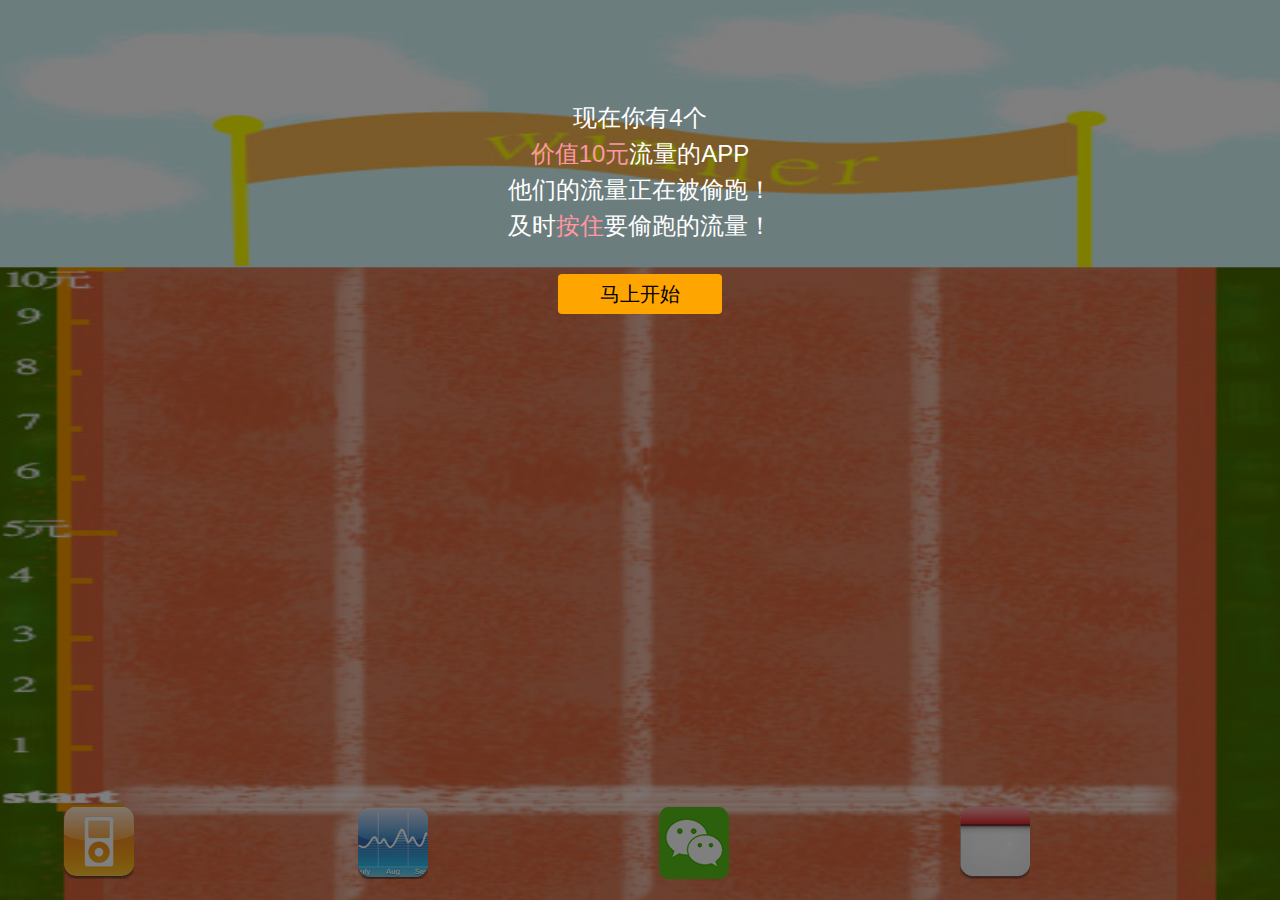
<file: flowGame/index.html>
<!DOCTYPE html>
<html>
<head>
	<title>流量监测游戏</title>
    <meta charset="utf-8" />
    <meta content="width=device-width, initial-scale=1.0, maximum-scale=1.0, user-scalable=0" name="viewport">
    <meta name="apple-touch-fullscreen" content="YES" />
    <meta name="description" />
    <meta name="format-detection" content="telephone=no" />
    <meta name="apple-mobile-web-app-capable" content="yes" />
    <meta name="apple-mobile-web-app-status-bar-style" content="black" />
    <meta http-equiv="Expires" content="-1" />
    <meta http-equiv="pragram" content="no-cache" />
    <link rel="stylesheet" type="text/css" href="css/reset.css"/>
    <link rel="stylesheet" type="text/css" href="css/flowGame.css?v=861205" media="screen" />
    <script src="js/prefixfree.min.js"></script>
</head>
<body>
    <div class="wrap">
    	<div class="mask"></div>
    	<div class="welcome-page">
    		<p>现在你有4个<br /> <span>价值10元</span>流量的APP <br /> 他们的流量正在被偷跑！<br />及时<span>按住</span>要偷跑的流量！</p>
    		<div id="start-game">马上开始</div>
    	</div>
    	<!--游戏-->
    	<div class="game-wrap page">
    		<div class="statistics hide">
    			<p>已阻止<span class="flow">0</span>M流量！</p>
    			<p>节省<span class="money">0</span>元钱！</p>
    		</div>
    		<ul id="apps">
    			<li class="shake" id="app1" data-animated="false"><img src="img/app_14.png"/></li>
    			<li class="shake2" id="app2" data-animated="false"><img src="img/app_3.png"/></li>
    			<li class="shake" id="app3" data-animated="false"><img src="img/app_6.png"/></li>
    			<li class="shake2" id="app4" data-animated="false"><img src="img/app_12.png"/></li>
    		</ul>
    	</div> 
    	<!--战绩-->
    	<div class="result page hide">
    		<p>
	    		厉害！<br /> 
	    		你一共阻止了<span class="flow">0</span>M流量！<br />
	    		节省了<span class="money">0</span>元钱！
    		</p>
    		<span id="share">晒晒战绩</span> <span id="more">保护更多流量</span>
    		<div id="replay">再玩一次</div>
    		<div class="mask share-page hide"><img src="img/arrow.png" alt="" /></div>
    	</div>
    	
    	
    </div> <!--wrap end-->
    
	<script src="js/zepto.min.js" type="text/javascript" charset="utf-8"></script>
	<script src="js/touch.js" type="text/javascript" charset="utf-8"></script>
	<script src="js/main.js?v=861225" type="text/javascript" charset="utf-8"></script>
</body>
</html>
</file>
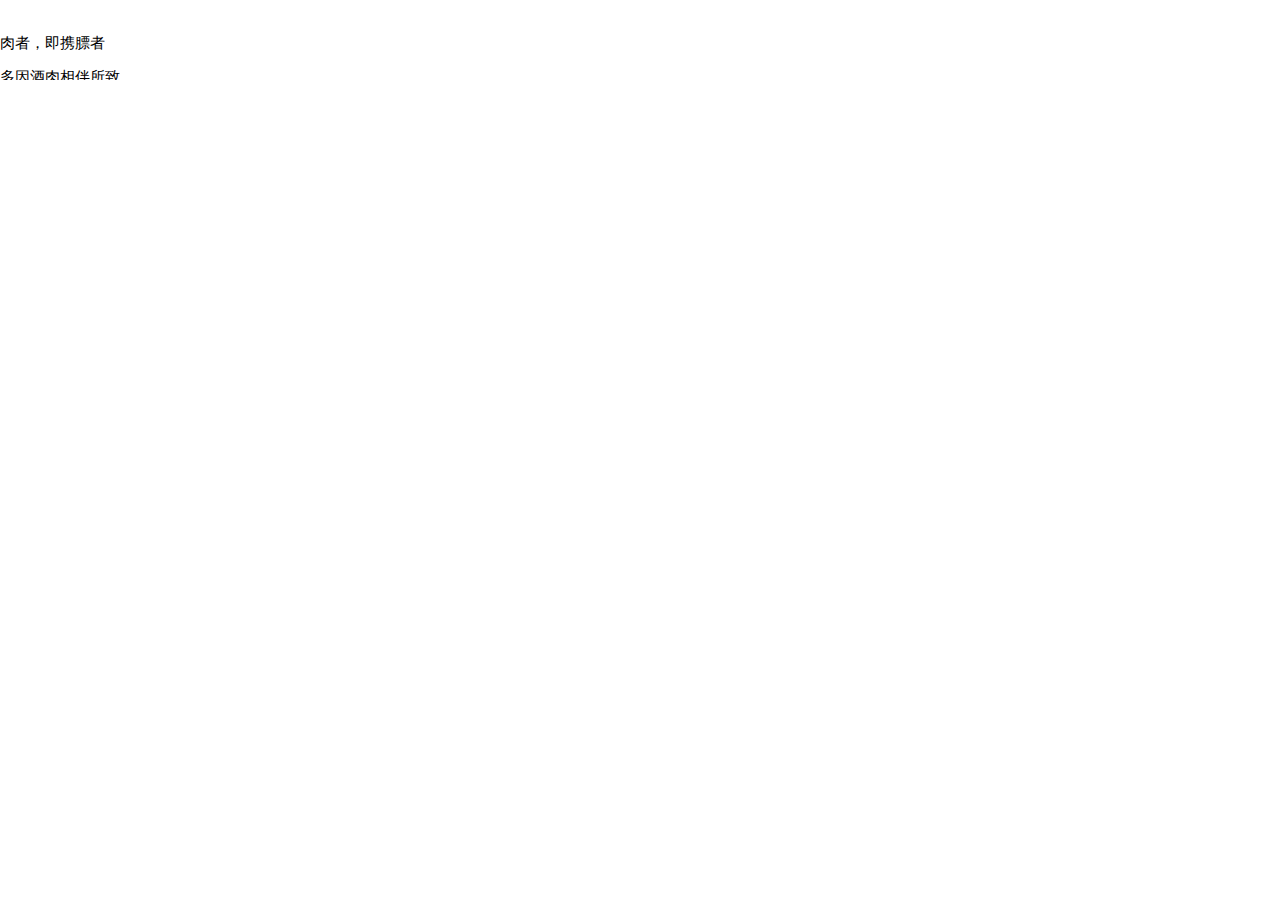
<file: lose_weight/index.html>
<!DOCTYPE html>
<html>
<head>
	<meta charset="utf-8" />
	<title></title>
	<link rel="stylesheet" type="text/css" href="css/lose_weight.css"/>
</head>
<body>
	<div id="mq" style="width:150;height:80px;font-size: 15px; overflow:hidden" onmouseover="iScrollAmount=0" onmouseout="iScrollAmount=1">
	　　<p>肉者，即携膘者</p>
		<p>多因酒肉相伴所致</p>
		<p>肠肥脑满，大腹便便</p>
		<p>终至一日，不胜恼烦</p>
		<p>欲减膘，或玉树临风，或一貌倾城</p>
		<p>平安膘局 ，威震肉林</p>
		<p>押膘、送膘 自成一套 </p>
		<p>天下之肉者，皆踏破门槛</p>
		<p>……</p>
	</div>
	<script>
		var oMarquee = document.getElementById("mq"); //滚动对象
		var iLineHeight = 50; //单行高度，像素
		var iLineCount = 10; //实际行数
		var iScrollAmount = 1; //每次滚动高度，像素
		function run() {
			oMarquee.scrollTop += iScrollAmount;
			if ( oMarquee.scrollTop == iLineCount * iLineHeight )
			oMarquee.scrollTop = 0;
			if ( oMarquee.scrollTop % iLineHeight == 0 ) {
				window.setTimeout( "run()", 2000 );
			} else {
				window.setTimeout( "run()", 20 );
			}
		}
//		oMarquee.innerHTML += oMarquee.innerHTML;
		window.setTimeout( "run()", 2000 );
	</script>
	
	<script src="js/zepto.js" type="text/javascript" charset="utf-8"></script>
</body>
</html>
</file>
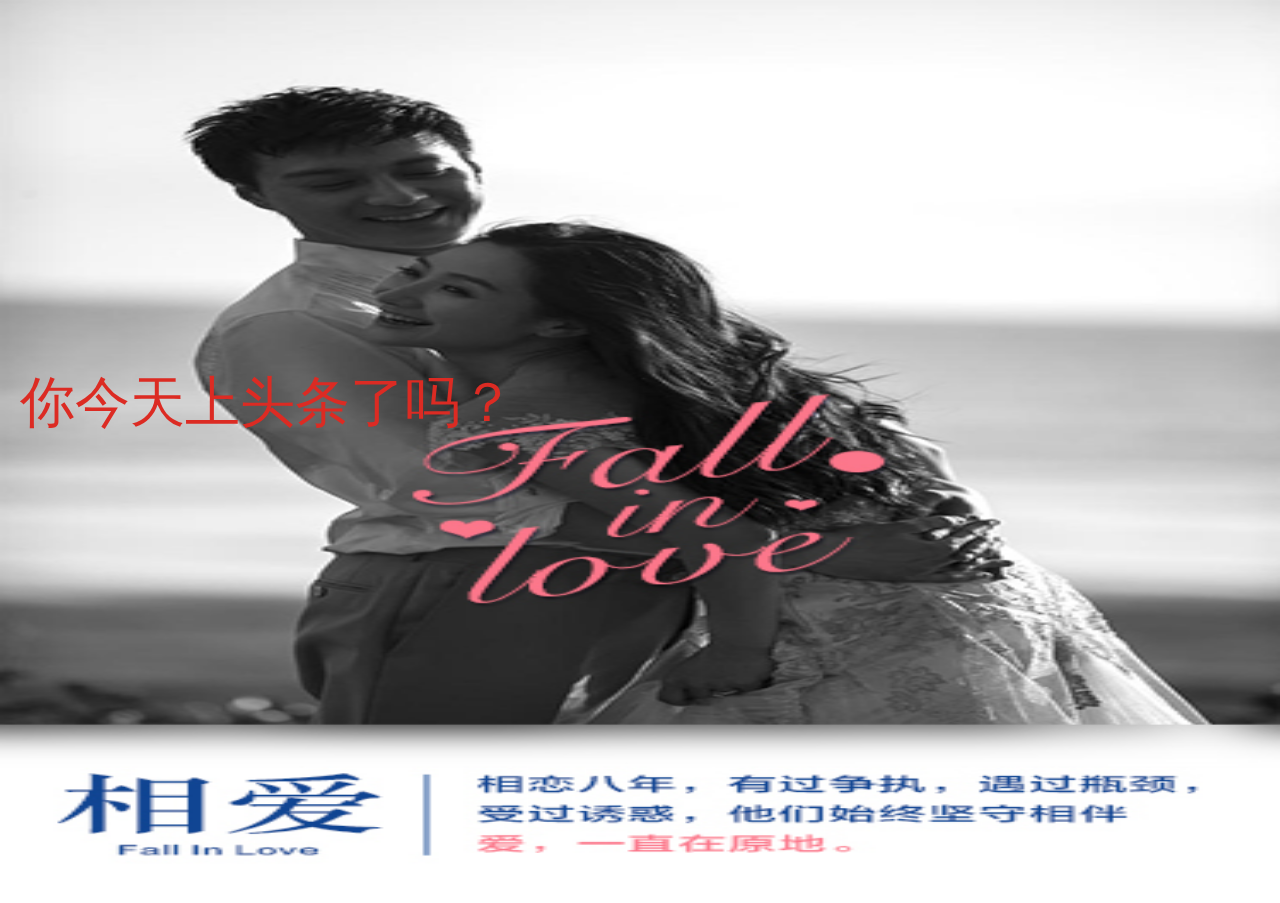
<file: news/index.html>
<!DOCTYPE html>
<html>
<head>
	<title>金龙鱼头条生成器</title>
    <meta charset="utf-8" />
    <meta content="width=device-width, initial-scale=1.0, maximum-scale=1.0, user-scalable=0" name="viewport">
    <meta name="apple-touch-fullscreen" content="YES" />
    <meta name="description" />
    <meta name="format-detection" content="telephone=no" />
    <meta name="apple-mobile-web-app-capable" content="yes" />
    <meta name="apple-mobile-web-app-status-bar-style" content="black" />
    <meta http-equiv="Expires" content="-1" />
    <meta http-equiv="pragram" content="no-cache" />
    <link rel="stylesheet" type="text/css" href="css/reset.css"/>
    <link rel="stylesheet" type="text/css" href="css/news.css" media="screen" />
    <script src="js/prefixfree.min.js"></script>
</head>
<body>
    <div class="wrap">
    	<!--首页-->
    	<div class="index-img">
    		<img src="img/4.jpg" alt="" />
    		<h1>你今天上头条了吗？</h1>
    	</div>
    	
    </div> <!--wrap end-->
    
	<script src="js/zepto.min.js" type="text/javascript" charset="utf-8"></script>
	<script src="js/touch.js" type="text/javascript" charset="utf-8"></script>
	<script src="js/main.js" type="text/javascript" charset="utf-8"></script>
</body>
</html>
</file>
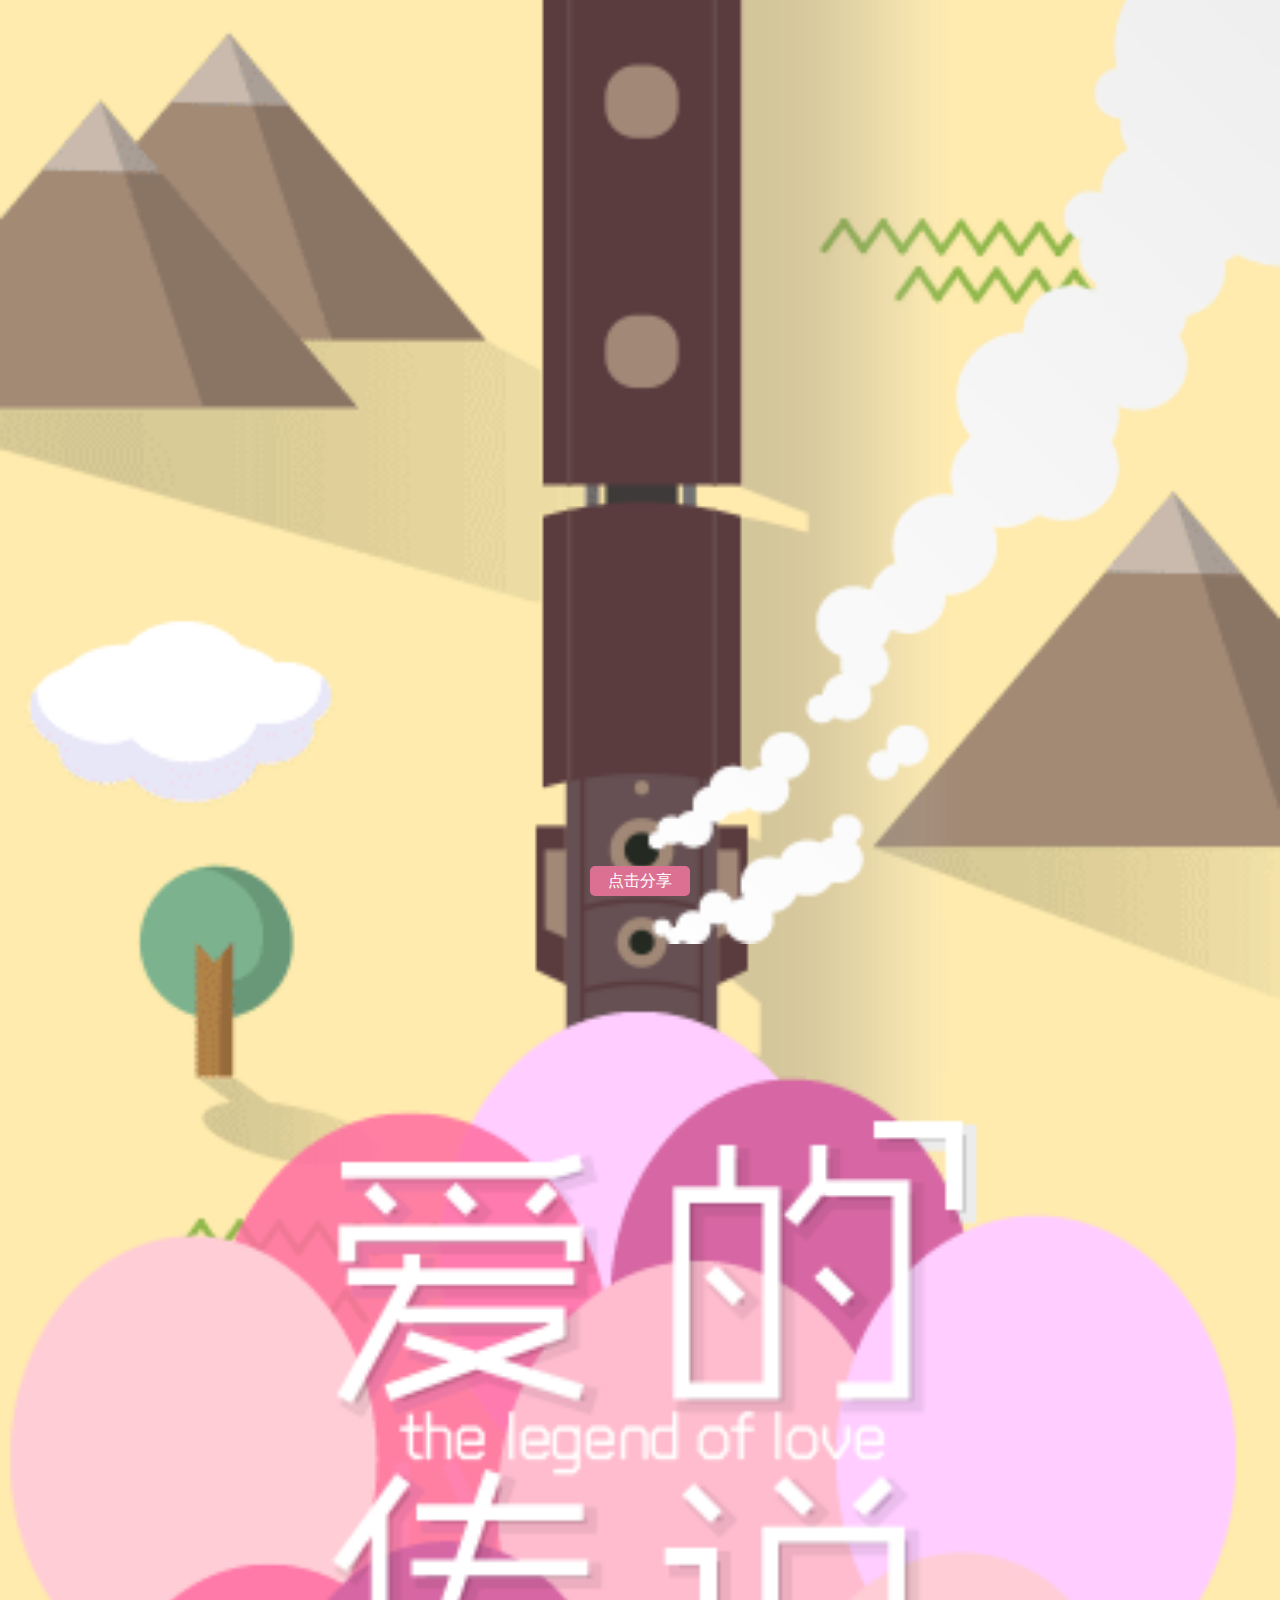
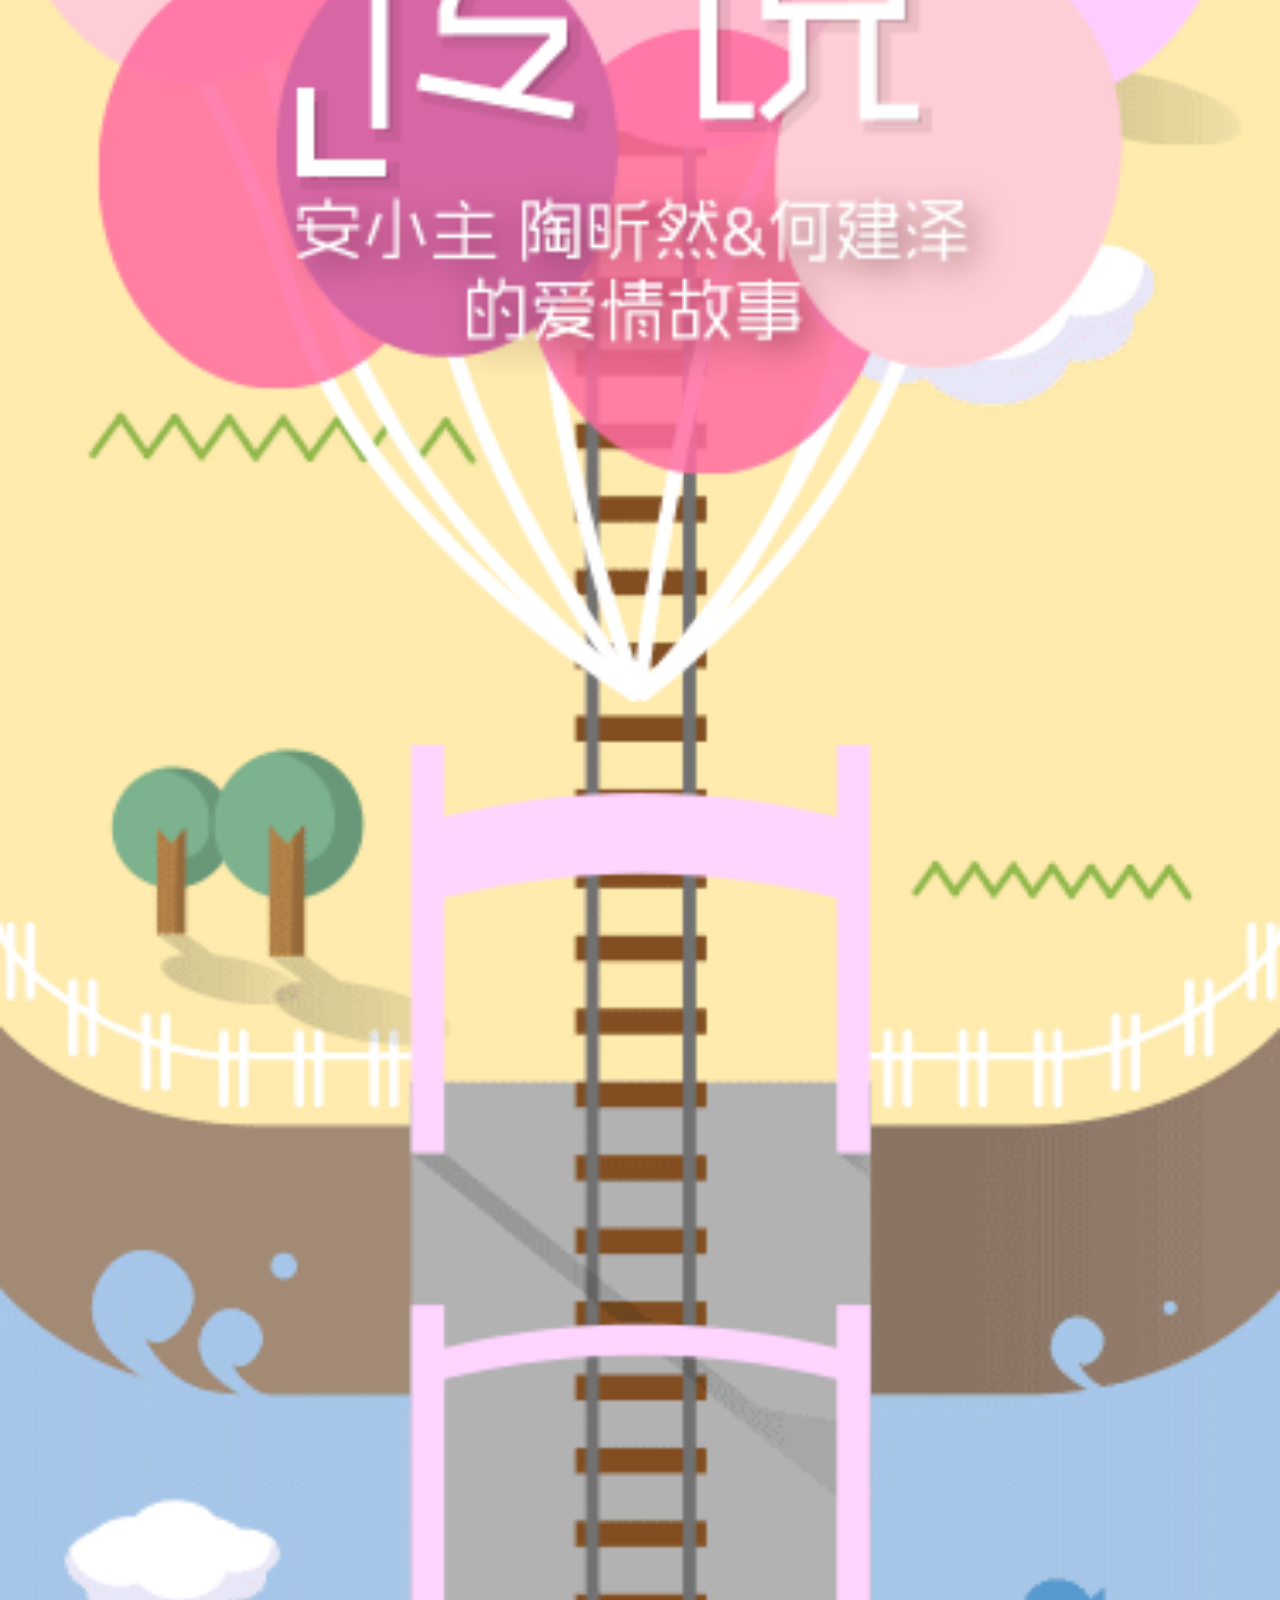
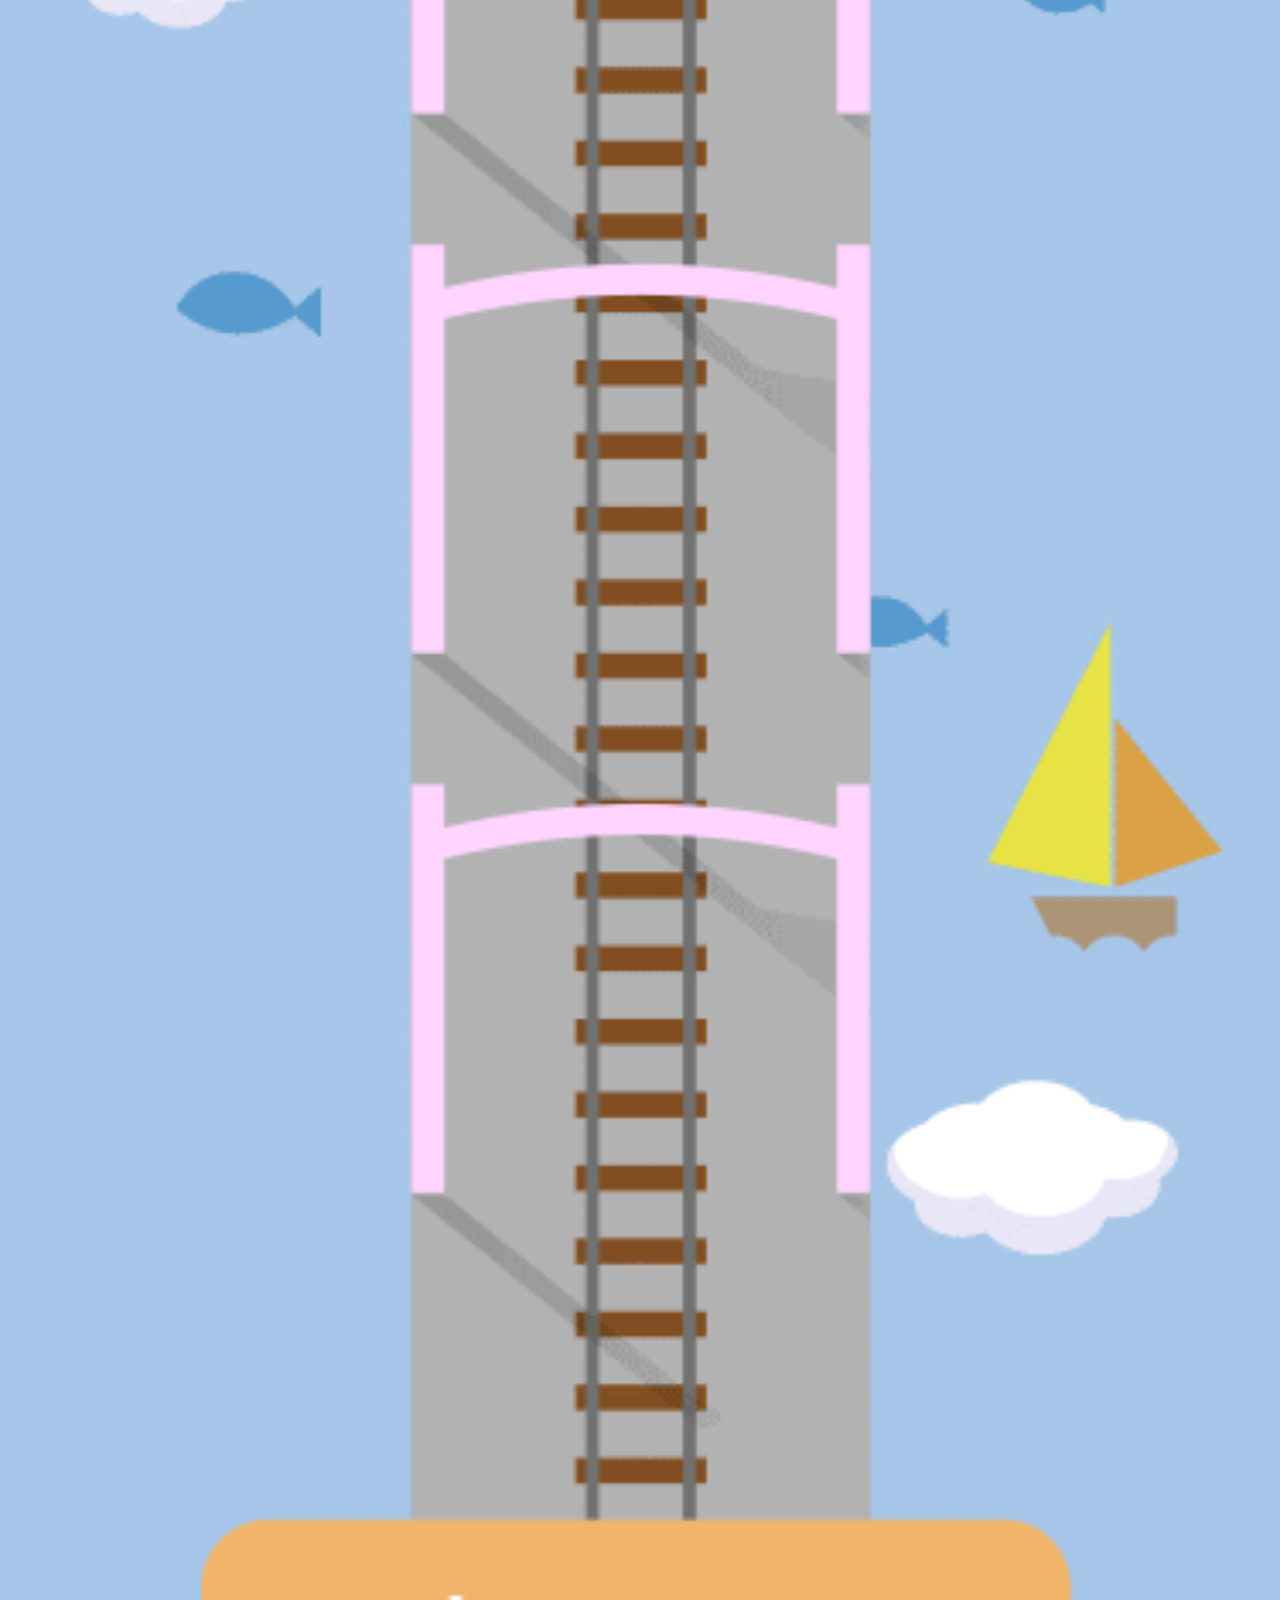
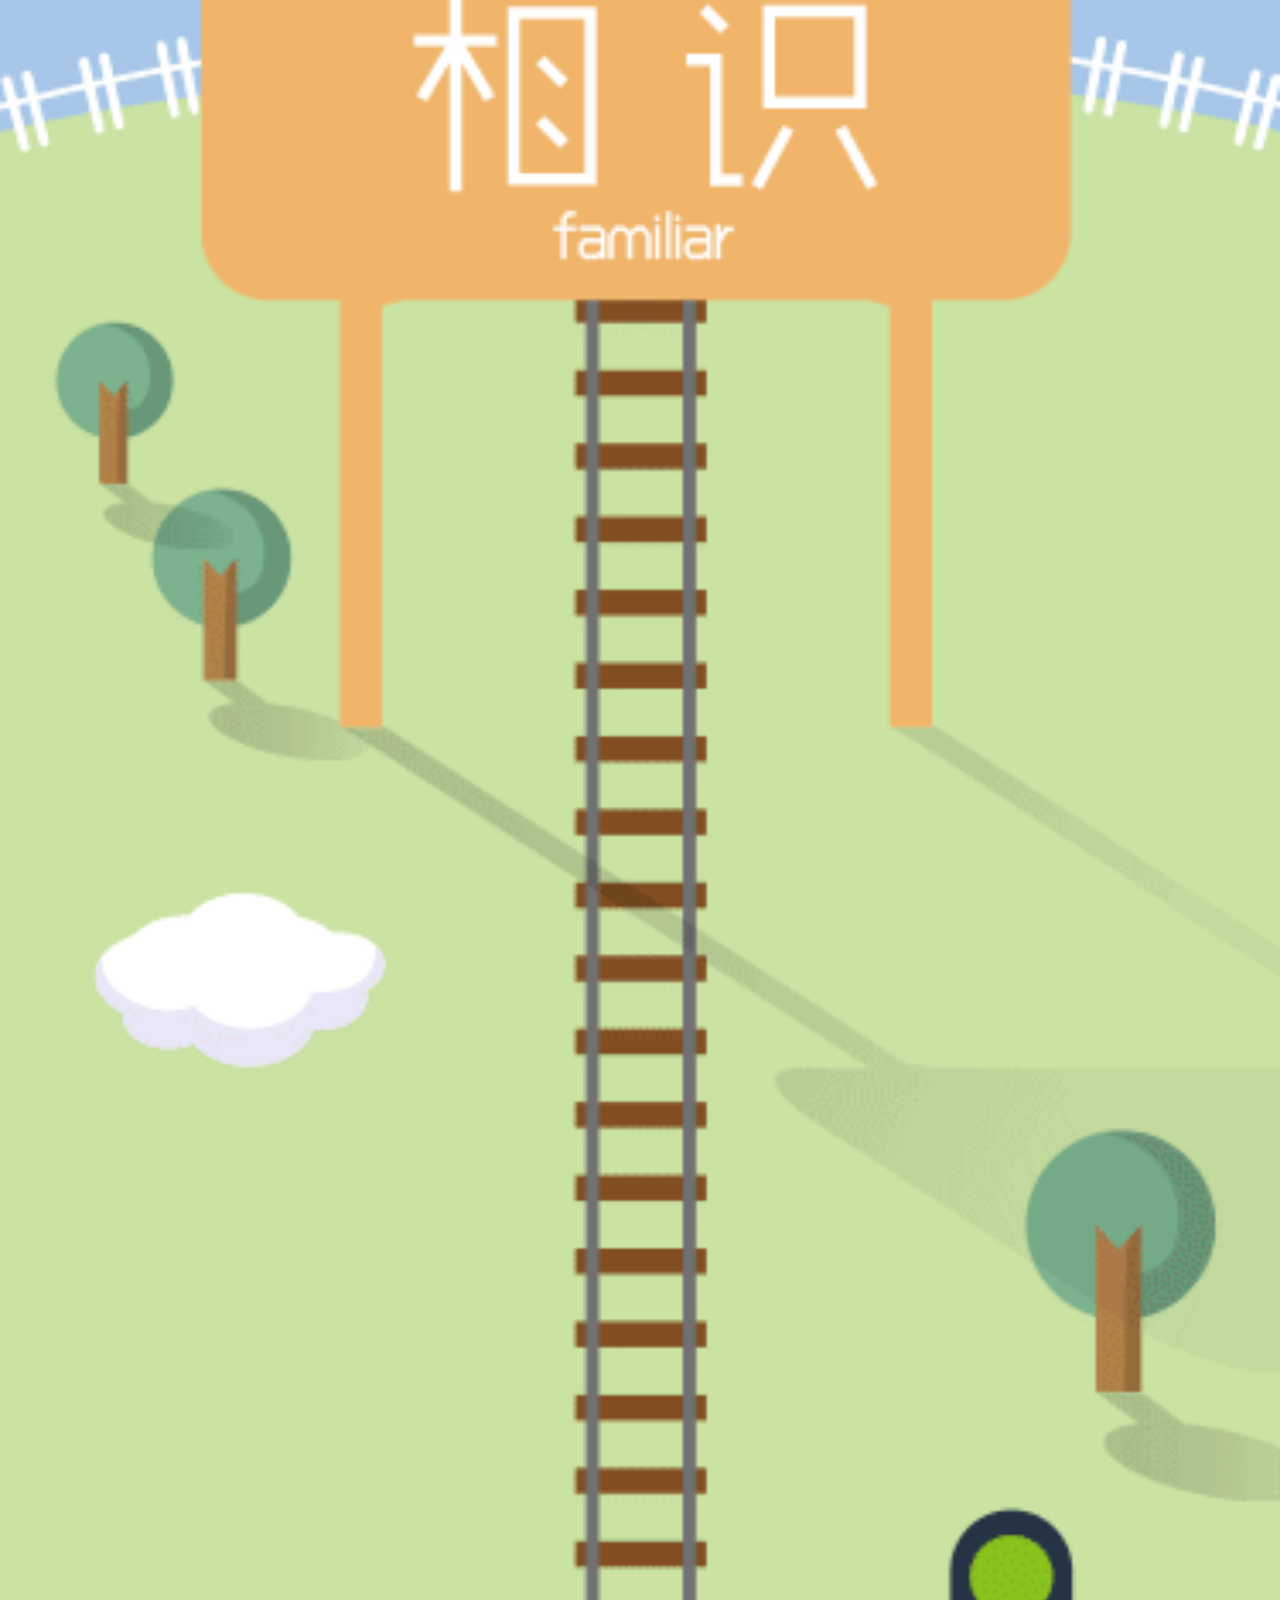
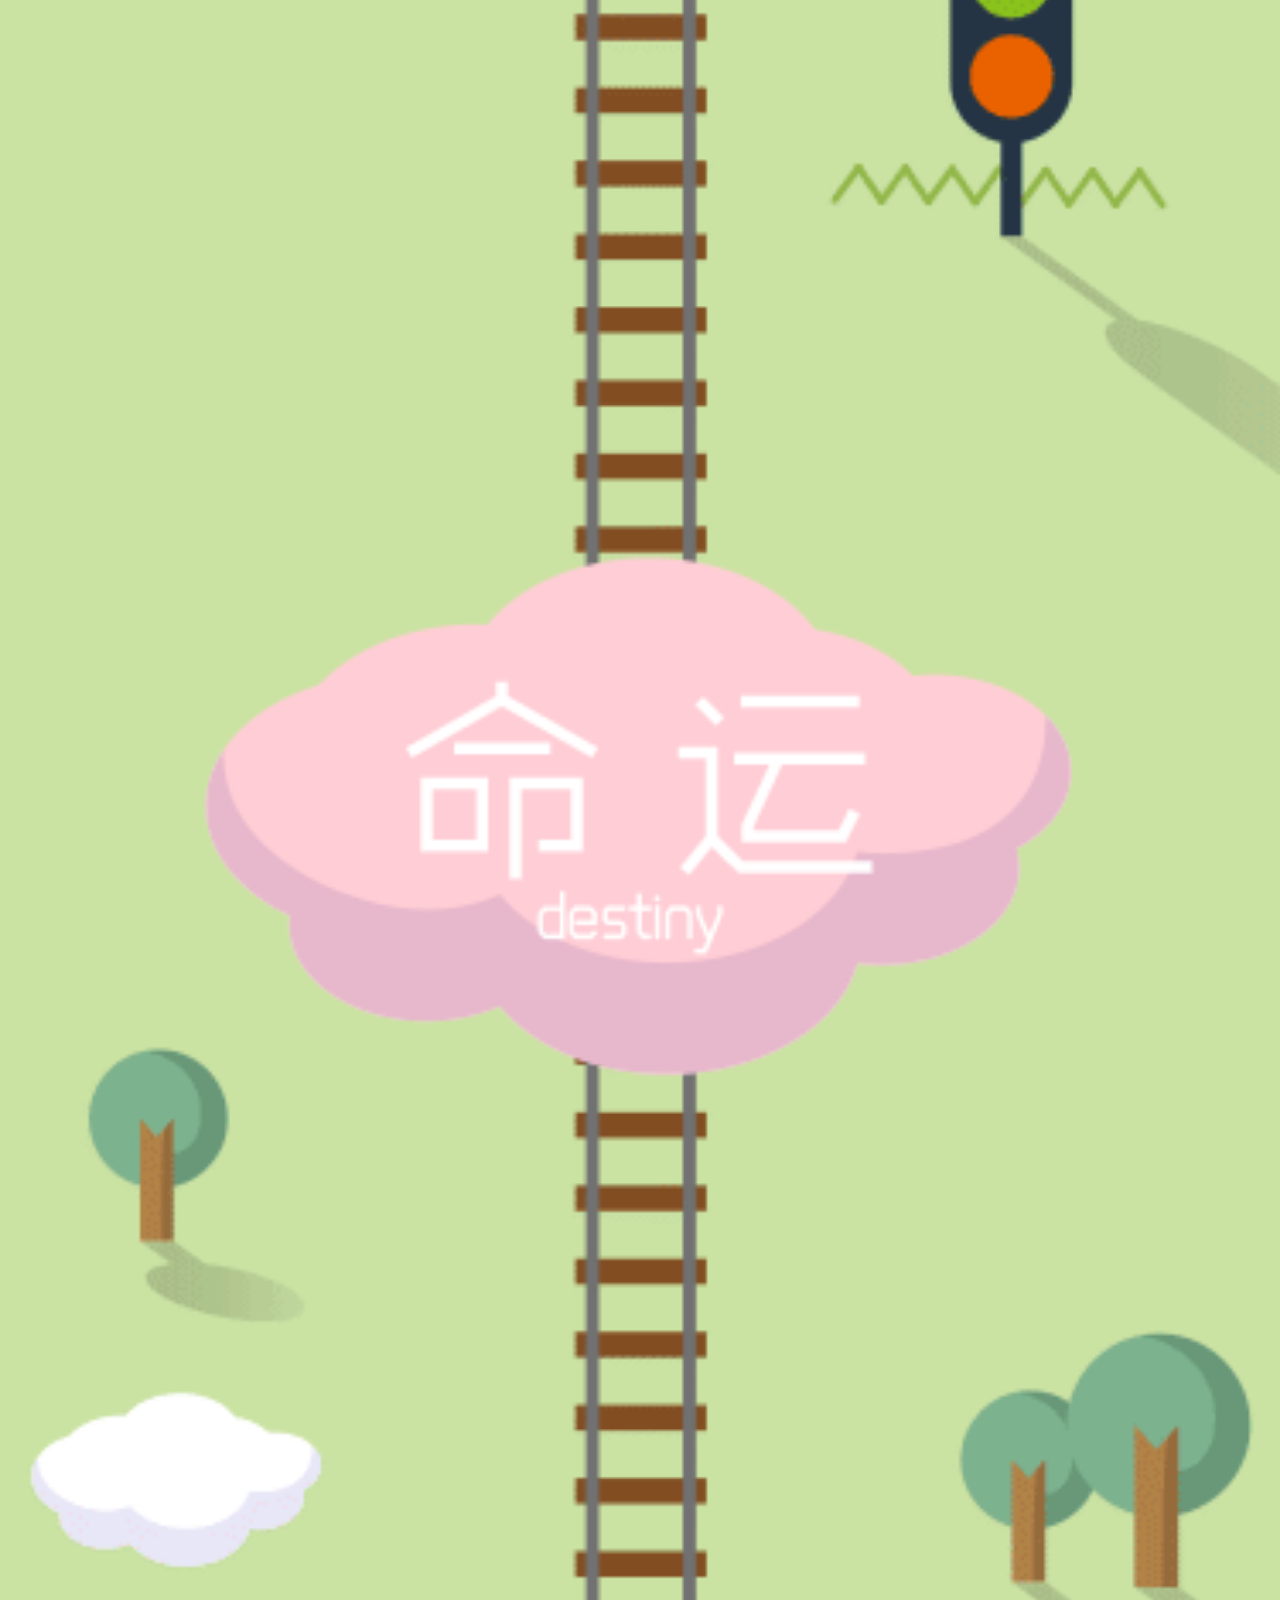
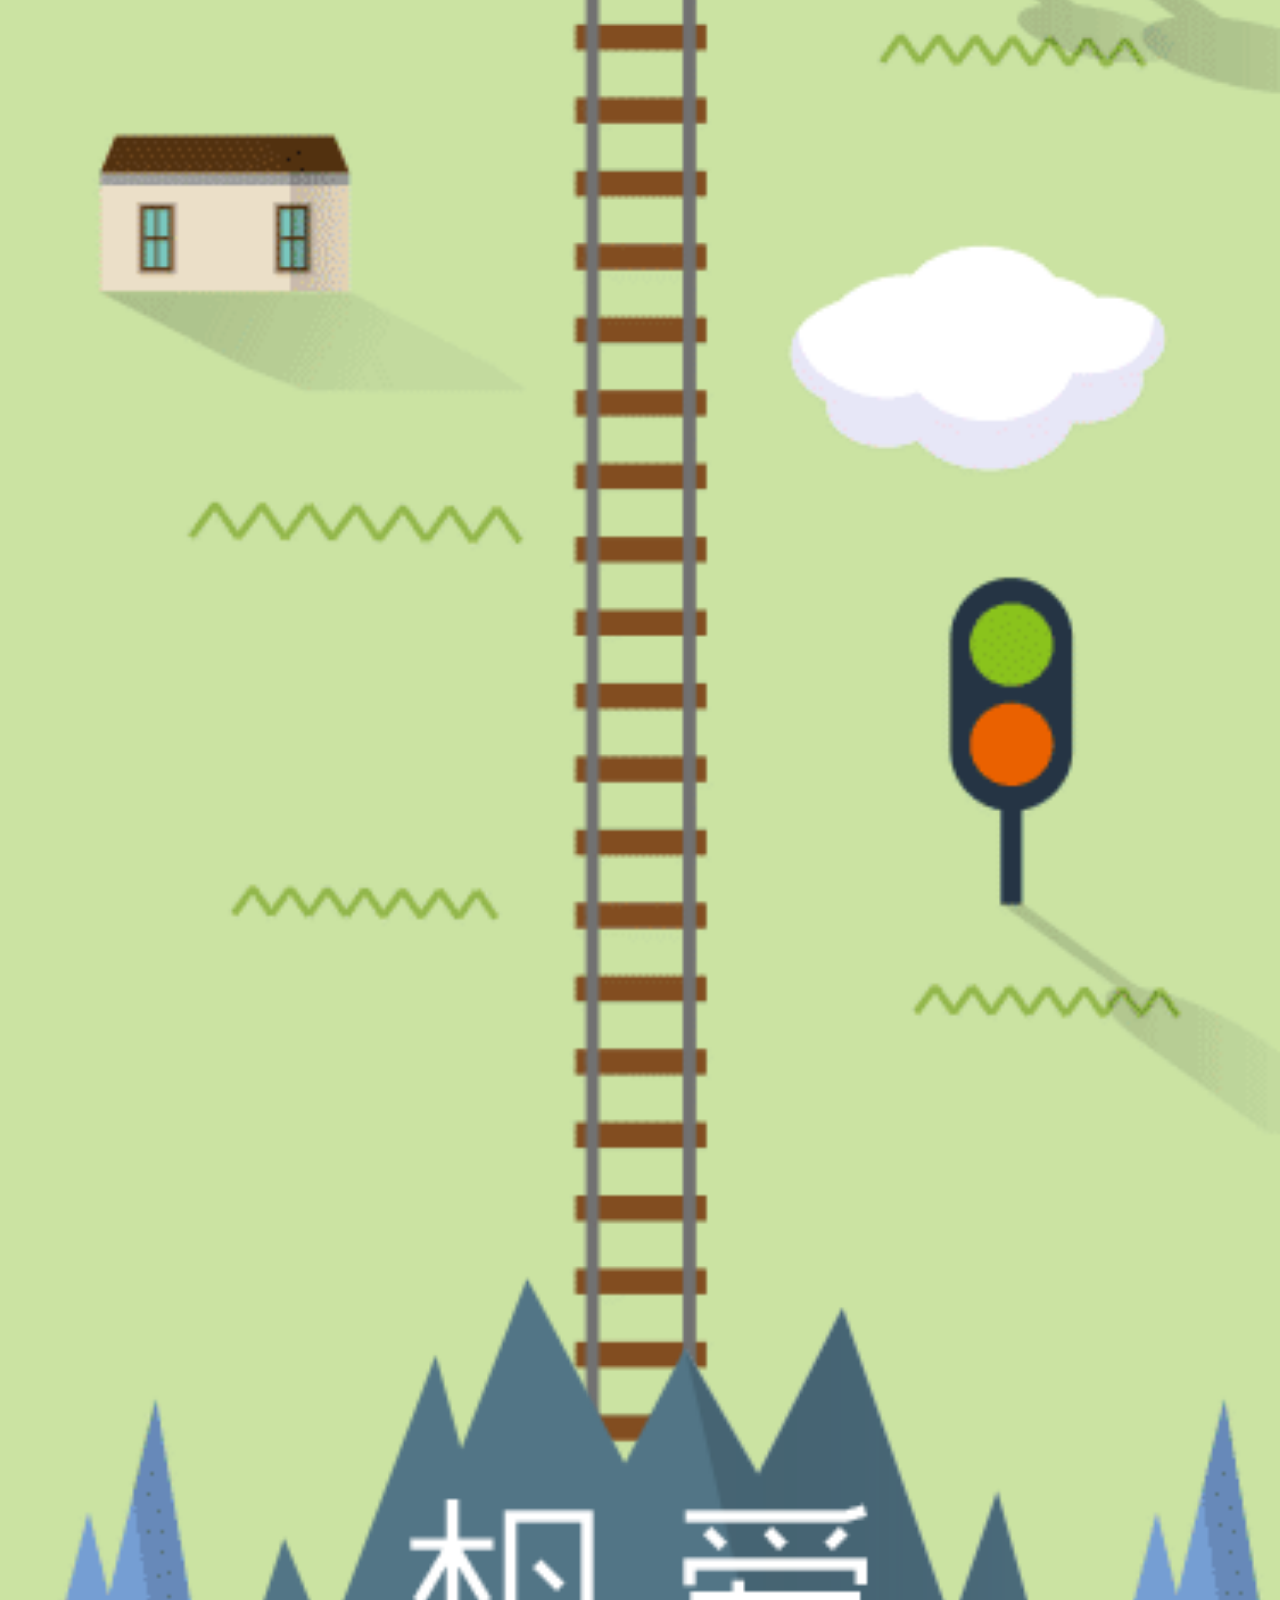
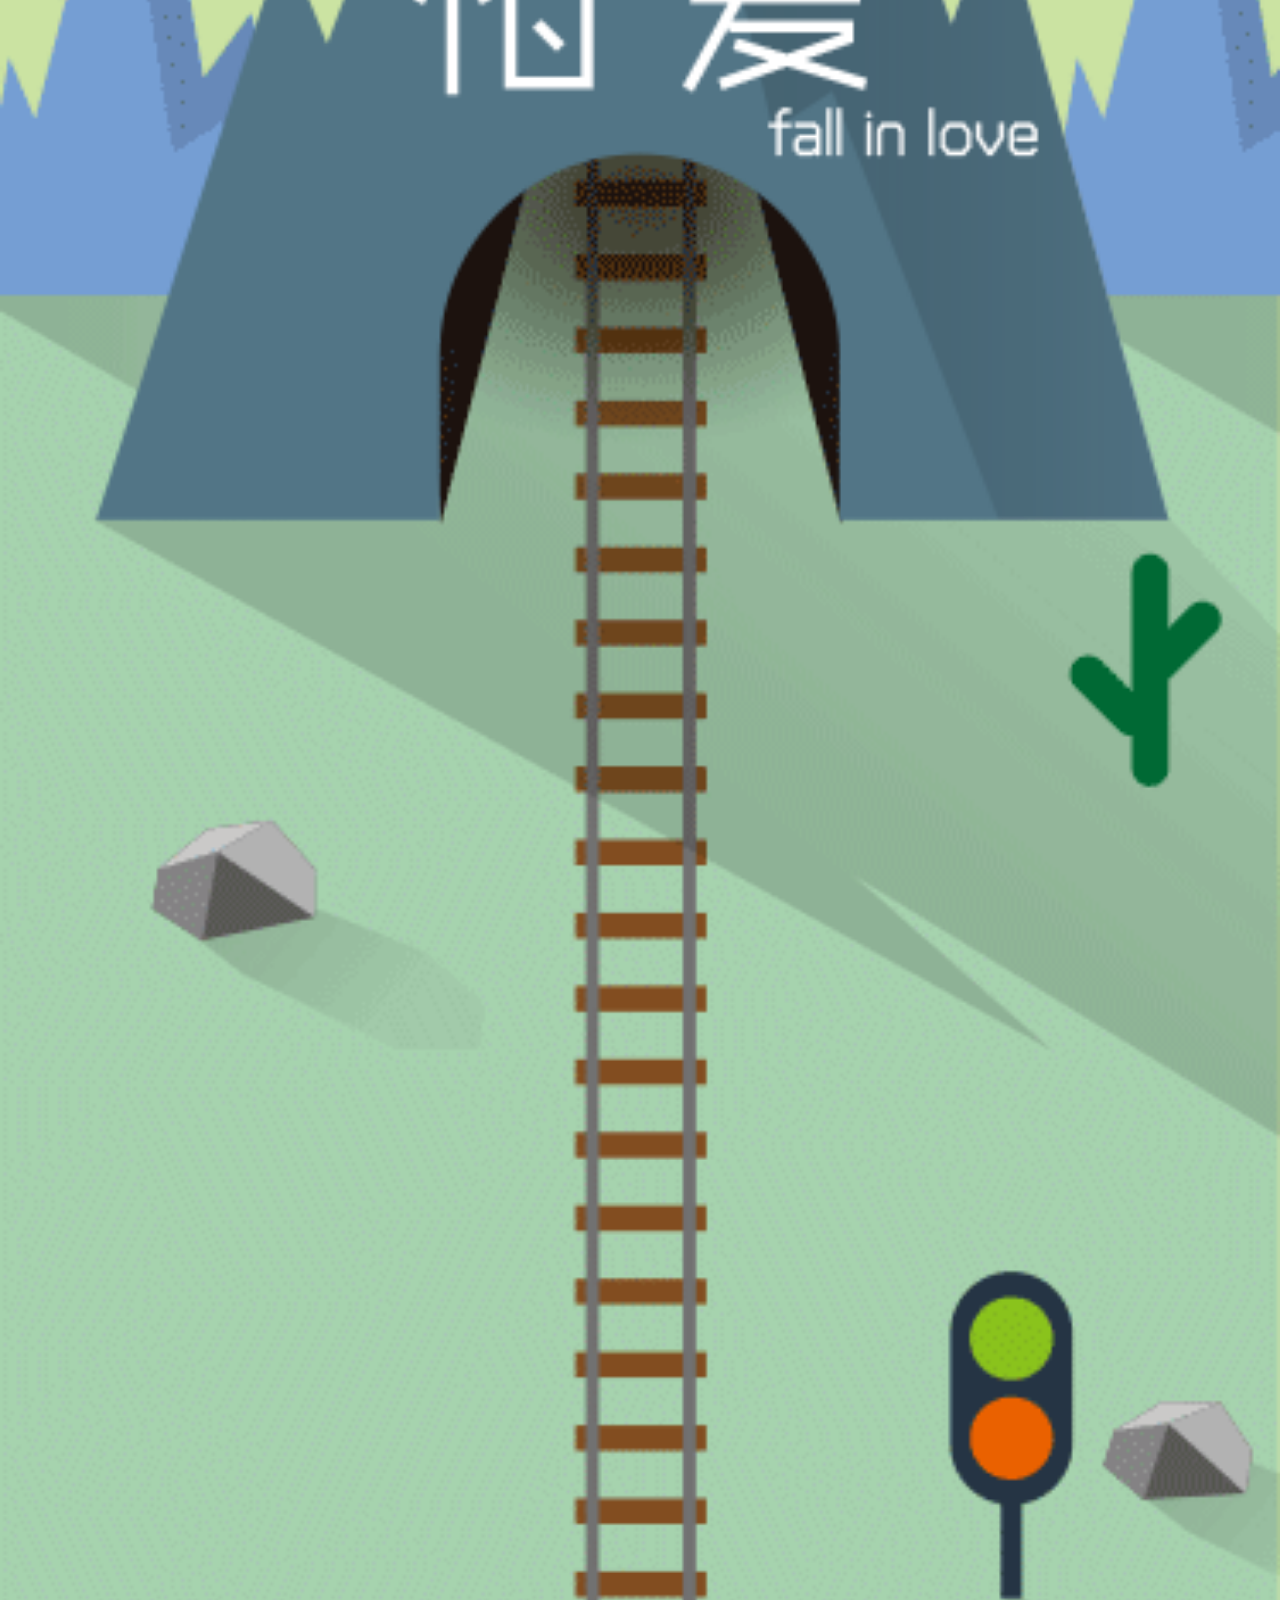
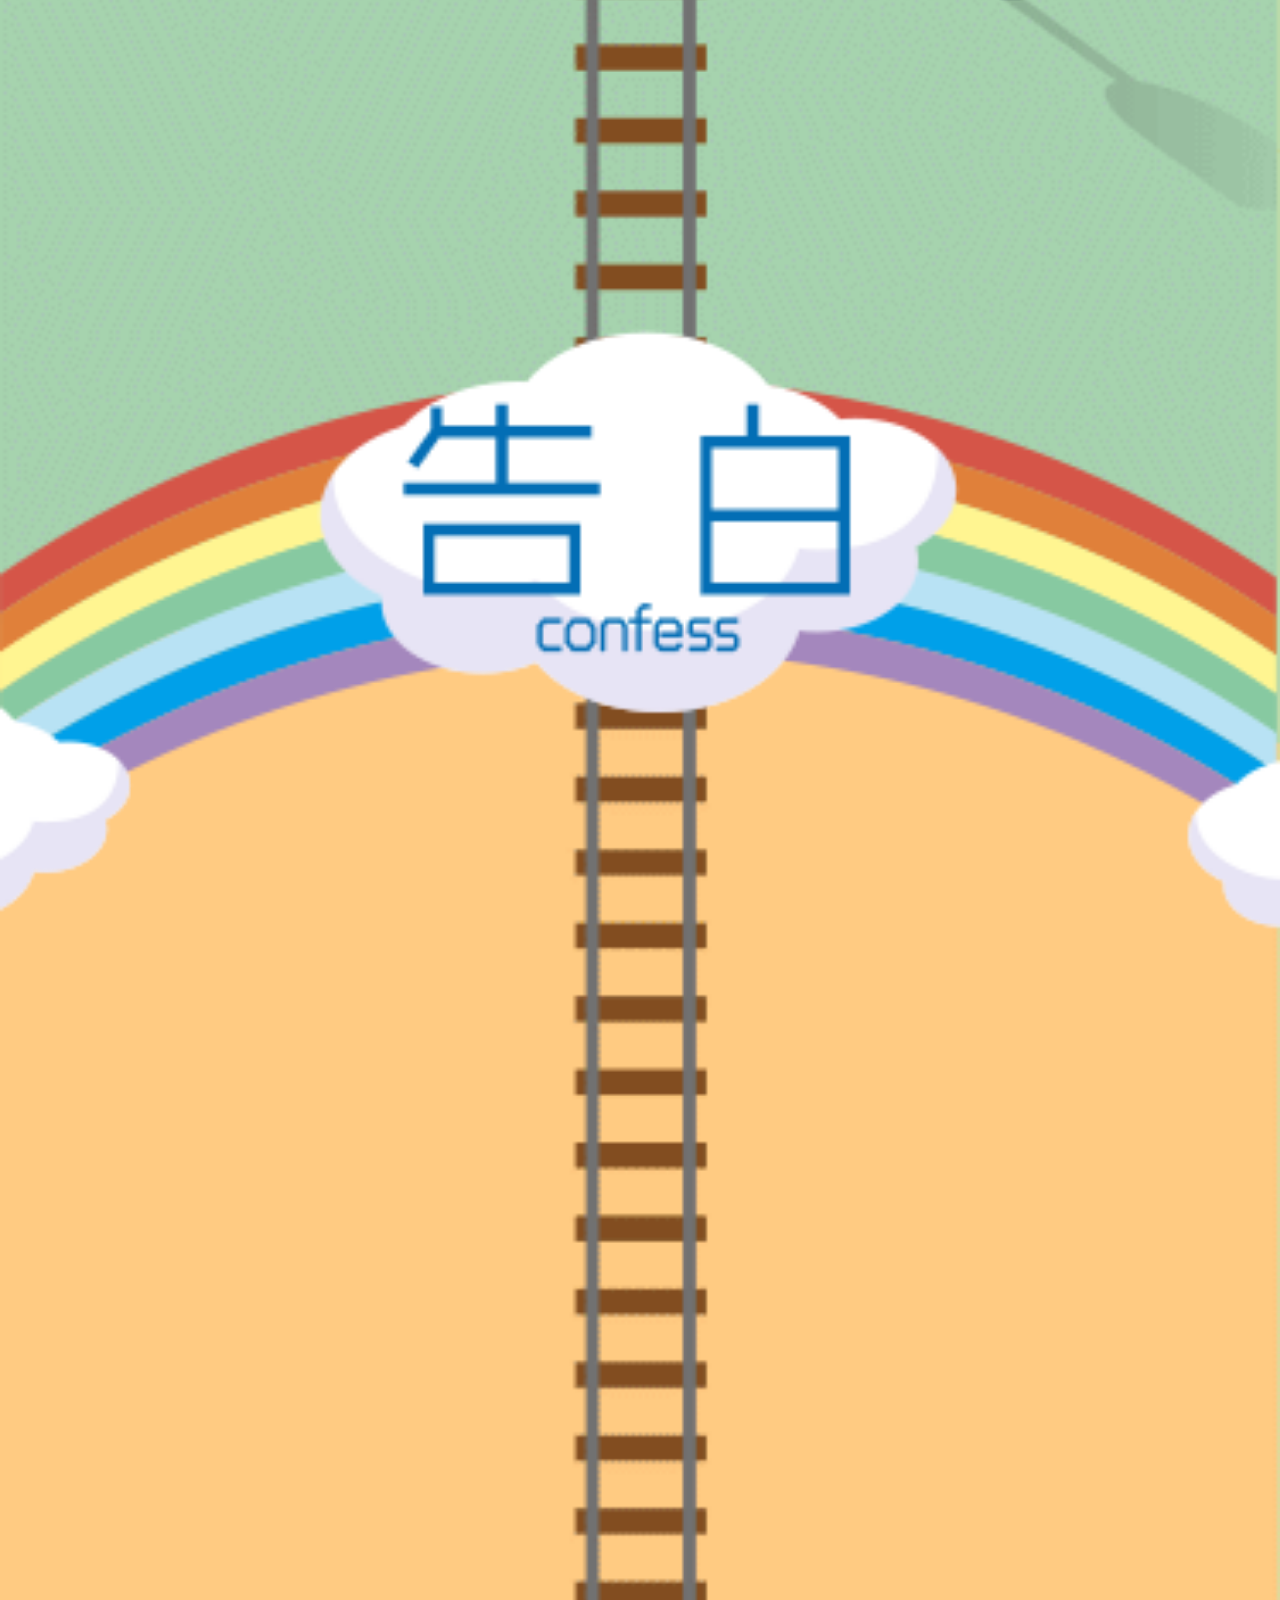
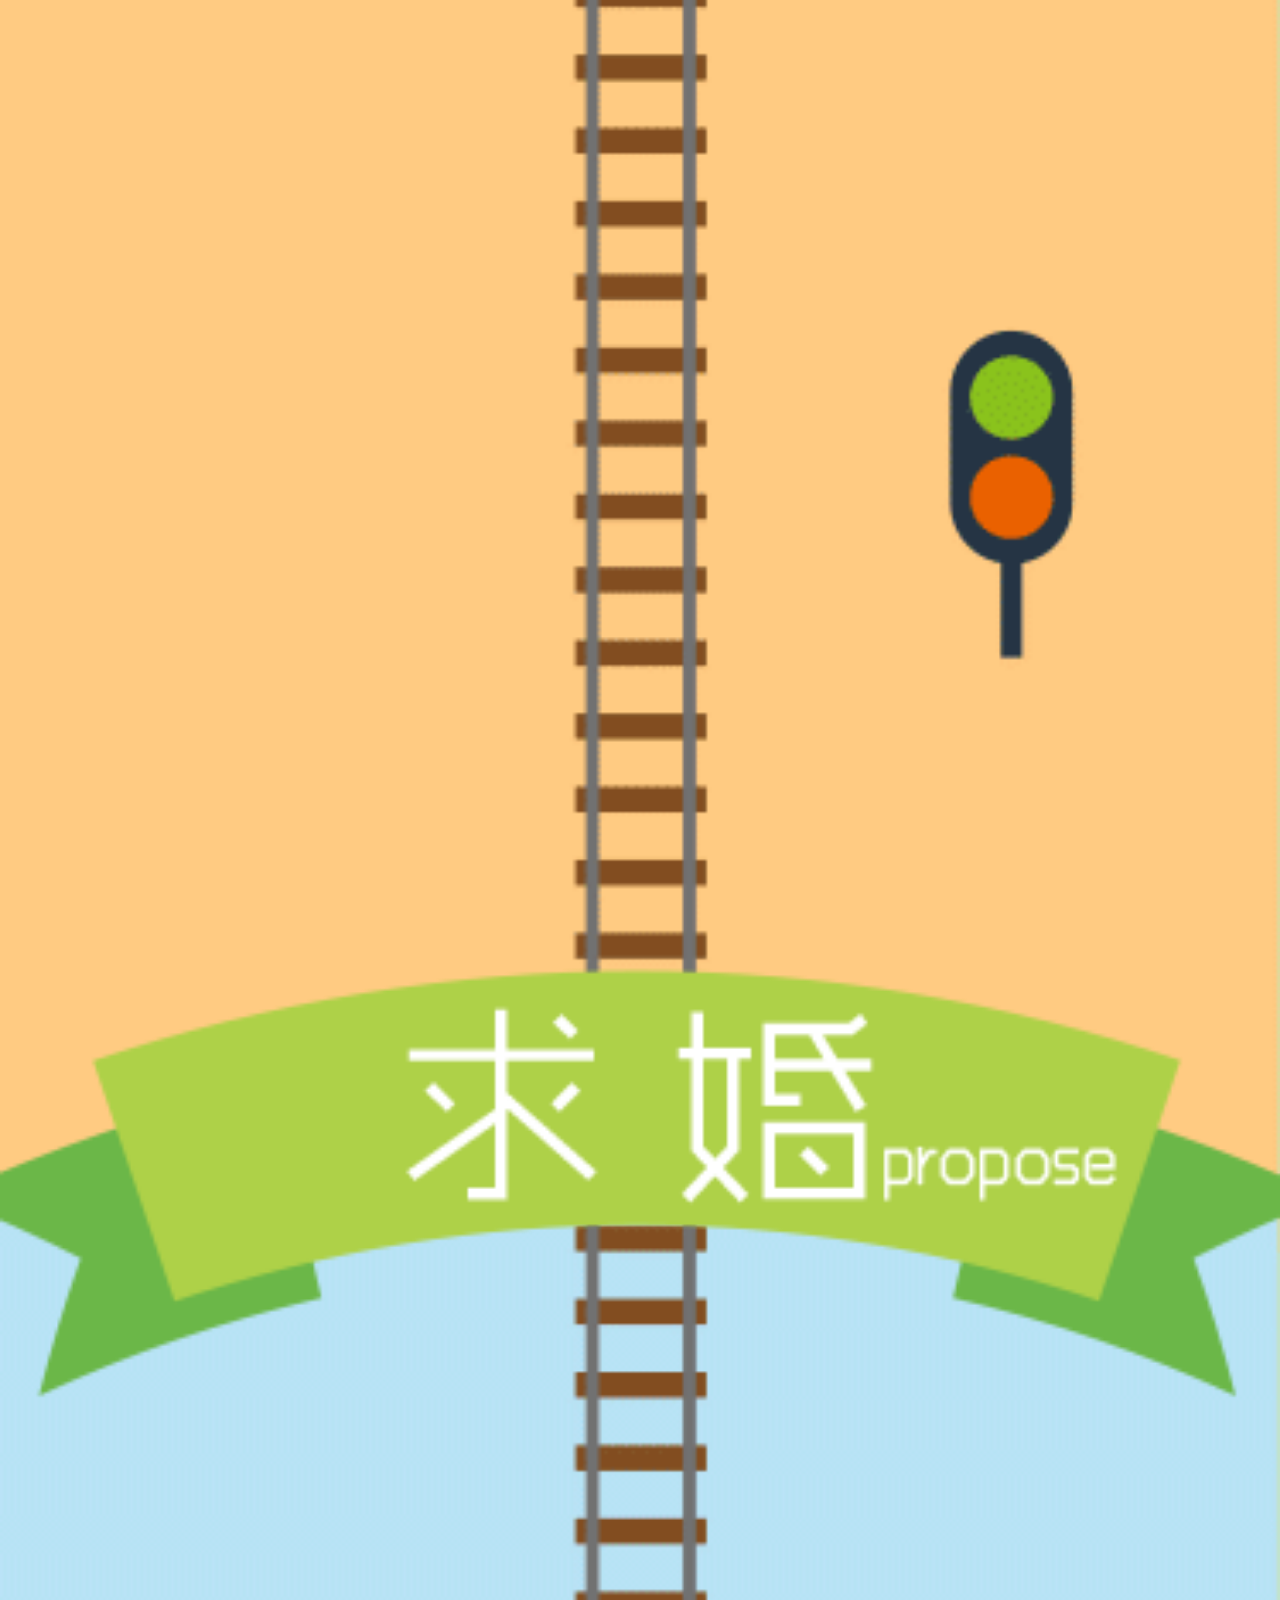
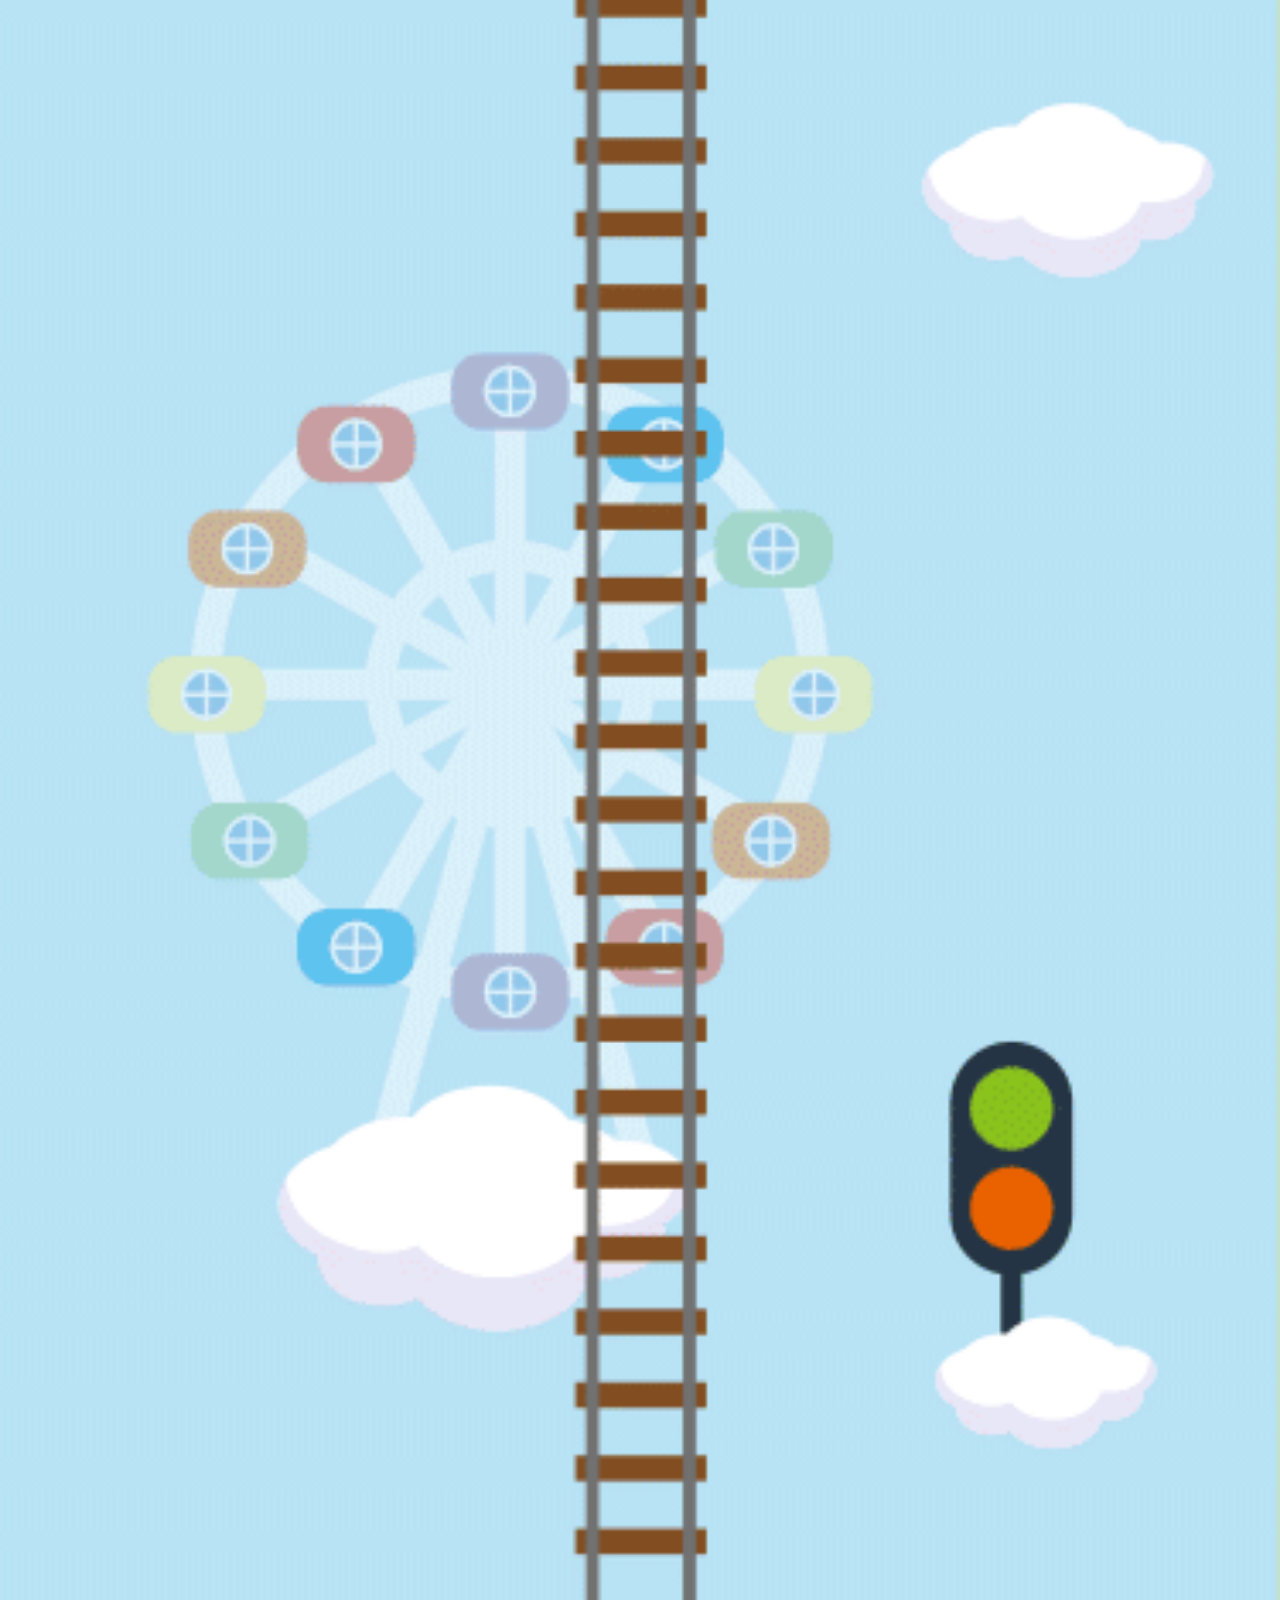
<file: bloves/bloves.html>
<!DOCTYPE html>
<html>
	<head>
		<title>陶昕然何建泽·用心爱 </title>
	    <meta charset="utf-8" />
	    <meta content="width=device-width, initial-scale=1.0, maximum-scale=1.0, user-scalable=0" name="viewport">
	    <meta name="apple-touch-fullscreen" content="YES" />
	    <meta name="description" />
	    <meta name="format-detection" content="telephone=no" />
	    <meta name="apple-mobile-web-app-capable" content="yes" />
	    <meta name="apple-mobile-web-app-status-bar-style" content="black" />
	    <meta http-equiv="Expires" content="-1" />
	    <meta http-equiv="pragram" content="no-cache" />
	    <link rel="stylesheet" type="text/css" href="css/reset.css"/>
	    <link rel="stylesheet" type="text/css" href="css/bloves.css?aa=2017" media="screen" />
	</head>
	<body>
		<div class="wrap">
			<img src="img/balloon.png" class="balloon" />
			<div class="train-bg">
				<img src="img/background.gif" id="backgroud" class="" />
			</div>
			<div class="train sway">
				<img src="img/train.png" alt="train" />
				<div class="smoke sway"><img src="img/smoke.png" class="scale" /></div>
			</div>
			<div class="others">
				<img src="img/others.png" alt="" />
			</div>
			<div class="notes-wrap sway"><img src="img/notes2.png" alt="" class="notes" /></div>
			
			<img src="img/plane2.png" class="plane" />
			<img src="img/ringtop2.png" class="ringtop" />
			<img src="img/ringbottom2.png" class="ringbottom" />
			<!--<div class="btn move">点击分享</div>-->
			<div class="pause"><i></i></div>
		</div>
		<div class="story-1 story">
			<img src="img/2.jpg"/>
		</div>
		<div class="story-2 story">
			<img src="img/3.jpg"/>
		</div>
		<div class="story-3 story">
			<img src="img/4.jpg"/>
		</div>
		<div class="story-4 story">
			<img src="img/5.jpg"/>
		</div>
		<div class="story-5 story">
			<img src="img/6.jpg"/>
		</div>
		<div class="story-6 story">
			<img src="img/7.jpg"/>
		</div>
		<div class="story-7 story">
			<img src="img/8.jpg"/>
		</div>
		<div class="btn move">点击分享</div>
		<div class="mask"><img src="img/arrow.png" alt="" /></div>
        
		<audio src="img/mc.mp3" autoplay="true" loop="loop" id="mc"></audio>
		<script src="js/jquery-2.1.1.min.js" type="text/javascript" charset="utf-8"></script>
		<script type="text/javascript">
		   window.onload=function(){mc.play()}
			//禁止用户touch事件
//				document.body.addEventListener('touchmove', function (event) {
//				    event.preventDefault();
//				}, false);
		        window.onload = function() {
		        	$('#backgroud, .others, .notes, .plane, .ringtop, .ringbottom').addClass('move');

					$('.balloon').delay(2000).animate({'top': '-20%'}, 8000);
					
					$('.wrap').delay(10000).animate({'opacity': '.1'}, 600).delay(7000).animate({'opacity': '1'}, 600);
					$('.story-1').delay(10700).animate({'opacity': '1'}, 1200).delay(5400).animate({'opacity': '0'}, 600);
					$('.wrap').delay(5000).animate({'opacity': '.1'}, 600).delay(6700).animate({'opacity': '1'}, 600);
					$('.story-2').delay(23700).animate({'opacity': '1'}, 1200).delay(5400).animate({'opacity': '0'}, 600);
					$('.wrap').delay(5000).animate({'opacity': '.1'}, 600).delay(6700).animate({'opacity': '1'}, 600);
					$('.plane').delay(21500).animate({'right': '100%'}, 3000);
					$('.story-3').delay(36700).animate({'opacity': '1'}, 1200).delay(5400).animate({'opacity': '0'}, 600);
					$('.wrap').delay(5000).animate({'opacity': '.1'}, 600).delay(6700).animate({'opacity': '1'}, 600);
					$('.story-4').delay(49700).animate({'opacity': '1'}, 1200).delay(5400).animate({'opacity': '0'}, 600);
					$('.wrap').delay(5000).animate({'opacity': '.1'}, 600).delay(6700).animate({'opacity': '1'}, 600);
					$('.story-5').delay(62700).animate({'opacity': '1'}, 1200).delay(5400).animate({'opacity': '0'}, 600);
					$('.wrap').delay(5000).animate({'opacity': '.1'}, 600).delay(6700).animate({'opacity': '1'}, 600);
					$('.story-6').delay(75700).animate({'opacity': '1'}, 1200).delay(5400).animate({'opacity': '0'}, 600);
					$('.wrap').delay(5000).animate({'opacity': '.1'}, 600).delay(6700).animate({'opacity': '1'}, 600);
					$('.story-7').delay(88700).animate({'opacity': '1'}, 1200).delay(5400).animate({'opacity': '0'}, 600);
					$('.btn').delay(99000).fadeIn(300);
					
					$('.btn').on('click', function() {
						$('.mask').fadeIn(500);
					})
					$('.mask').on('click', function(){
						$(this).fadeOut(500)
					})
					
					function bf(){
					   var audio = document.getElementById('mc'); 
					   if(audio!==null){             
					    //检测播放是否已暂停.audio.paused 在播放器播放时返回false.
					      if(audio.paused) {                 
					         audio.play();//audio.play();// 这个就是播放  
					      }else{
					         audio.pause();// 这个就是暂停
					      }
					   } 
					}
					$('.pause').on('click', function() {
						bf();
						$(this).find('i').toggleClass('toggle');
					})
				} //onload end
		</script>
        <!--
        	作者：165256676@qq.com
        	时间：2015-05-16
        	描述：js-sdk
        -->
        
		<script src="http://res.wx.qq.com/open/js/jweixin-1.0.0.js"></script>
		<script>
		 wx.ready(function () {
			  wx.onMenuShareTimeline({
		      title: '安小主已经找到了自己的幸福。快来分享一下，送出你的祝福，传递这份喜悦吧！',
		      imgUrl: 'http://blovesh.fengqun.net/img/shareImg.png',
		      link: 'http://blovesh.fengqun.net'
			 });
		  wx.onMenuShareAppMessage({
		
		     title: '安小主已经找到了自己的幸福。快来分享一下，送出你的祝福，传递这份喜悦吧！',
		     desc: '安小主和何建泽喜结连理，传递一份喜悦给你，快来看看吧',
		     link: 'http://blovesh.fengqun.net',
		     imgUrl: 'http://blovesh.fengqun.net/img/shareImg.png'
		  });
		  
			//默认状态  
			var shareData = {
		      title: '安小主已经找到了自己的幸福。快来分享一下，送出你的祝福，传递这份喜悦吧！',
		      desc: '安小主和何建泽喜结连理，传递一份喜悦给你，快来看看吧',
		      link: 'http://blovesh.fengqun.net',
		      imgUrl: 'http://blovesh.fengqun.net/img/shareImg.png'
		   };
		
		  wx.onMenuShareAppMessage(shareData);
		  wx.onMenuShareTimeline(shareData);
		
		});
		</script>
		        
		      <!--
		      	作者：chimon
		      	时间：2015-05-16
		      -->

	</body>
</html>
</file>
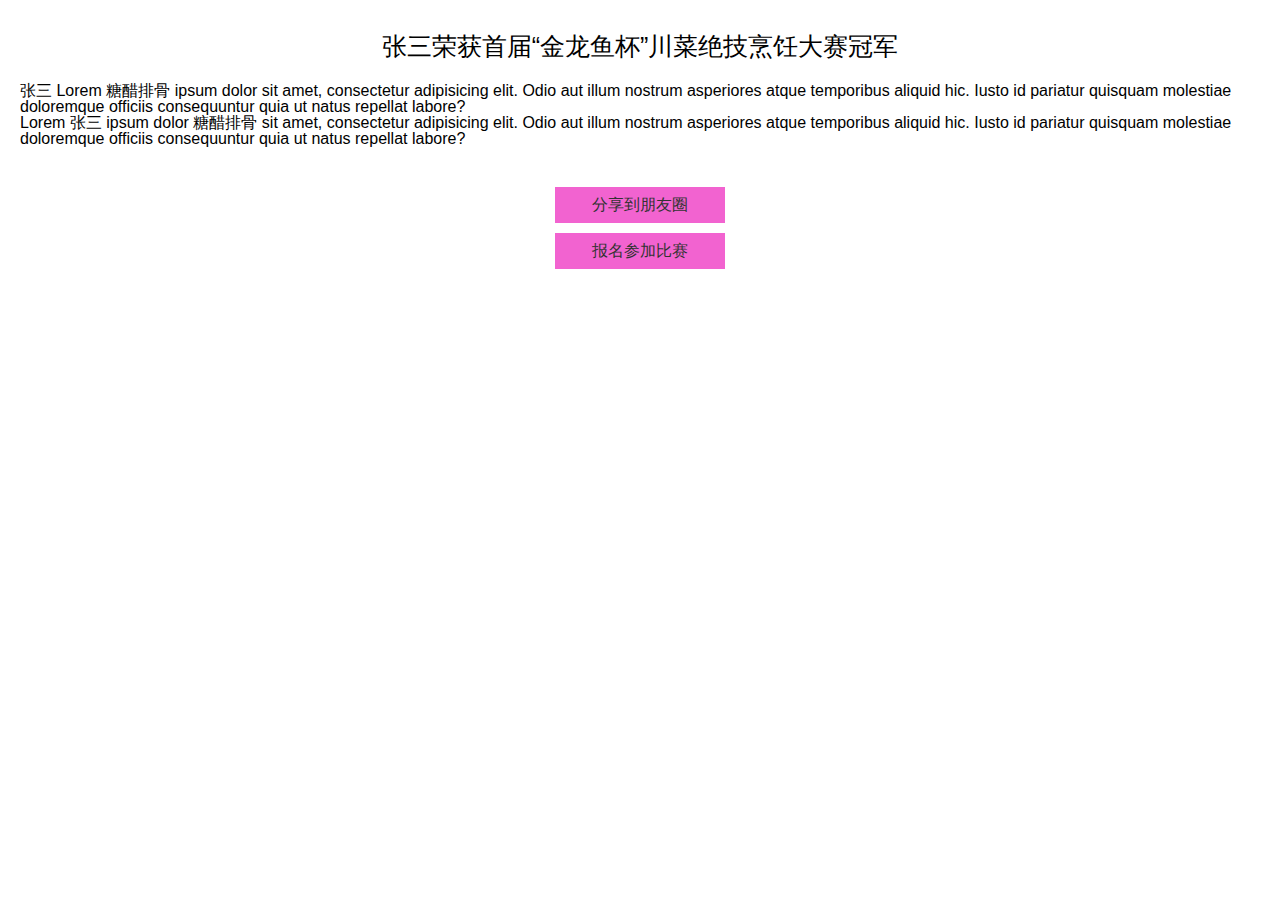
<file: news/news.html>
<!DOCTYPE html>
<html>
<head>
	<title>金龙鱼头条生成器</title>
    <meta charset="utf-8" />
    <meta content="width=device-width, initial-scale=1.0, maximum-scale=1.0, user-scalable=0" name="viewport">
    <meta name="apple-touch-fullscreen" content="YES" />
    <meta name="description" />
    <meta name="format-detection" content="telephone=no" />
    <meta name="apple-mobile-web-app-capable" content="yes" />
    <meta name="apple-mobile-web-app-status-bar-style" content="black" />
    <meta http-equiv="Expires" content="-1" />
    <meta http-equiv="pragram" content="no-cache" />
    <link rel="stylesheet" type="text/css" href="css/reset.css"/>
    <link rel="stylesheet" type="text/css" href="css/news.css" media="screen" />
    <script src="js/prefixfree.min.js"></script>
</head>
<body>
    <div class="wrap">
    	<div class="news">
    		<h1><span class="user-name">张三</span>荣获首届“金龙鱼杯”川菜绝技烹饪大赛冠军</h1>
    		<p><span class="user-name">张三</span> Lorem <span class="chosen-dish">糖醋排骨</span> ipsum dolor sit amet, consectetur adipisicing elit. Odio aut illum nostrum asperiores atque temporibus aliquid hic. Iusto id pariatur quisquam molestiae doloremque officiis consequuntur quia ut natus repellat labore?</p>
    		<p>Lorem <span class="user-name">张三</span> ipsum dolor <span class="chosen-dish">糖醋排骨</span> sit amet, consectetur adipisicing elit. Odio aut illum nostrum asperiores atque temporibus aliquid hic. Iusto id pariatur quisquam molestiae doloremque officiis consequuntur quia ut natus repellat labore?</p>
    	</div>
    	<div class="btns">
    		<a href="javascript:;" id="share">分享到朋友圈</a>
    		<a href="#" id="apply">报名参加比赛</a>
    	</div>
    	<div class="mask hide"><img src="img/arrow.png" alt="" /></div>
    </div> <!--wrap end-->
    
	<script src="js/zepto.min.js" type="text/javascript" charset="utf-8"></script>
	<script src="js/touch.js" type="text/javascript" charset="utf-8"></script>
	<script src="js/main.js" type="text/javascript" charset="utf-8"></script>
</body>
</html>
</file>
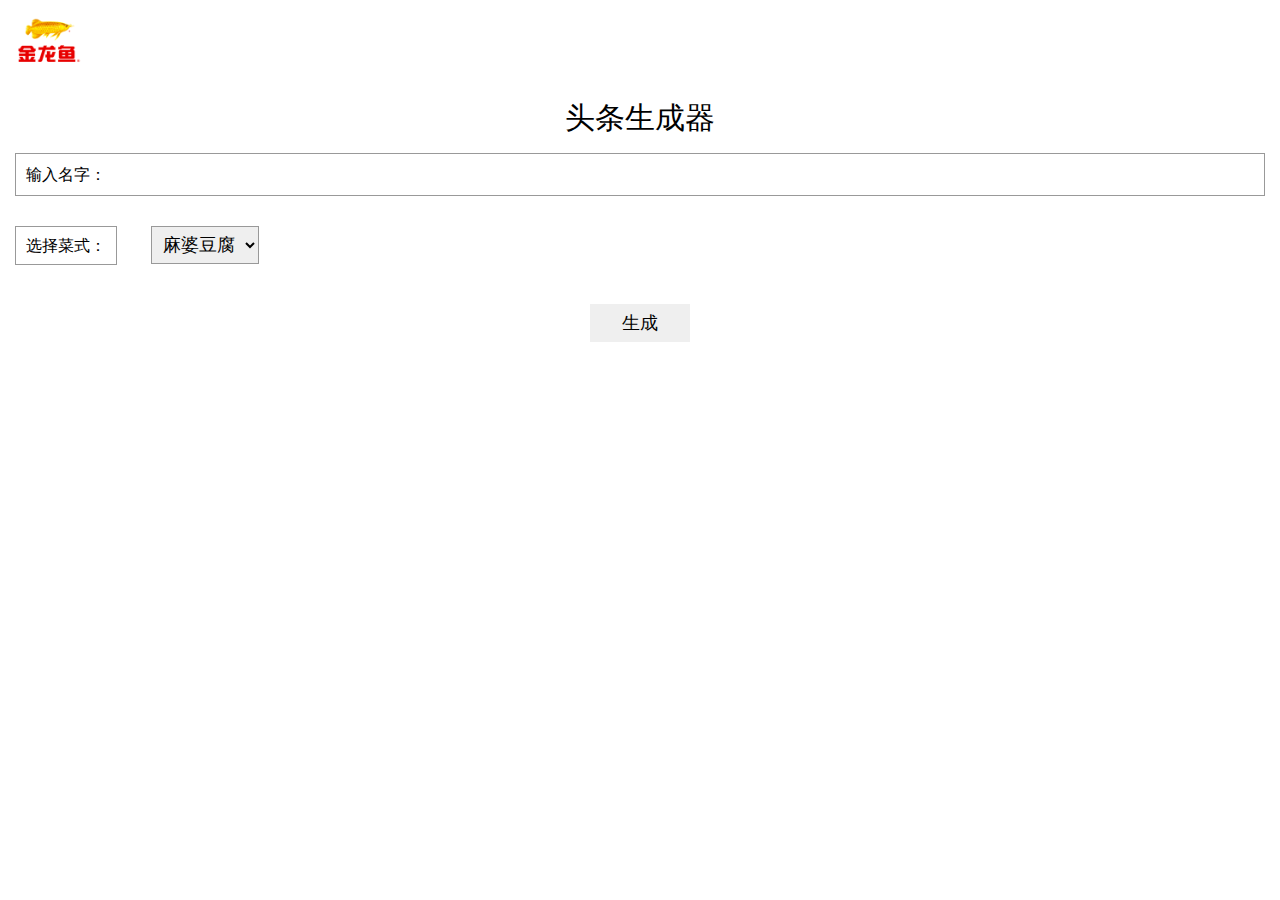
<file: news/news_creater.html>
<!DOCTYPE html>
<html>
<head>
	<title>金龙鱼头条生成器</title>
    <meta charset="utf-8" />
    <meta content="width=device-width, initial-scale=1.0, maximum-scale=1.0, user-scalable=0" name="viewport">
    <meta name="apple-touch-fullscreen" content="YES" />
    <meta name="description" />
    <meta name="format-detection" content="telephone=no" />
    <meta name="apple-mobile-web-app-capable" content="yes" />
    <meta name="apple-mobile-web-app-status-bar-style" content="black" />
    <meta http-equiv="Expires" content="-1" />
    <meta http-equiv="pragram" content="no-cache" />
    <link rel="stylesheet" type="text/css" href="css/reset.css"/>
    <link rel="stylesheet" type="text/css" href="css/news.css" media="screen" />
    <script src="js/prefixfree.min.js"></script>
</head>
<body>
    <div class="wrap">
    	<!--头条生成器-->
    	<div id="news-creater">
    		<div id="logo"><img src="img/logo.png"/></div>
    		<h1>头条生成器</h1>
    		<form action="#">
    			<div class="name-box">
    				<label for="name">输入名字：</label>
    				<input type="text" name="name" id="name" value="" />
    			</div>
    			
    			<div class="select-dish">
    				<label>选择菜式：</label>
	    			<select name="dishes" id="dishes">
	    				<option value="麻婆豆腐">麻婆豆腐</option>
	    				<option value="辣子鸡">辣子鸡</option>
	    				<option value="宫保鸡丁">宫保鸡丁</option>
	    				<option value="aaa">aaa</option>
	    				<option value="bbb">bbb</option>
	    			</select>
    			</div>
    			
    		</form>
    		<input type="button" name="submit" id="submit" value="生成" />
    	</div>
    	
    </div> <!--wrap end-->
    
	<script src="js/zepto.min.js" type="text/javascript" charset="utf-8"></script>
	<script src="js/touch.js" type="text/javascript" charset="utf-8"></script>
	<script src="js/main.js" type="text/javascript" charset="utf-8"></script>
</body>
</html>
</file>
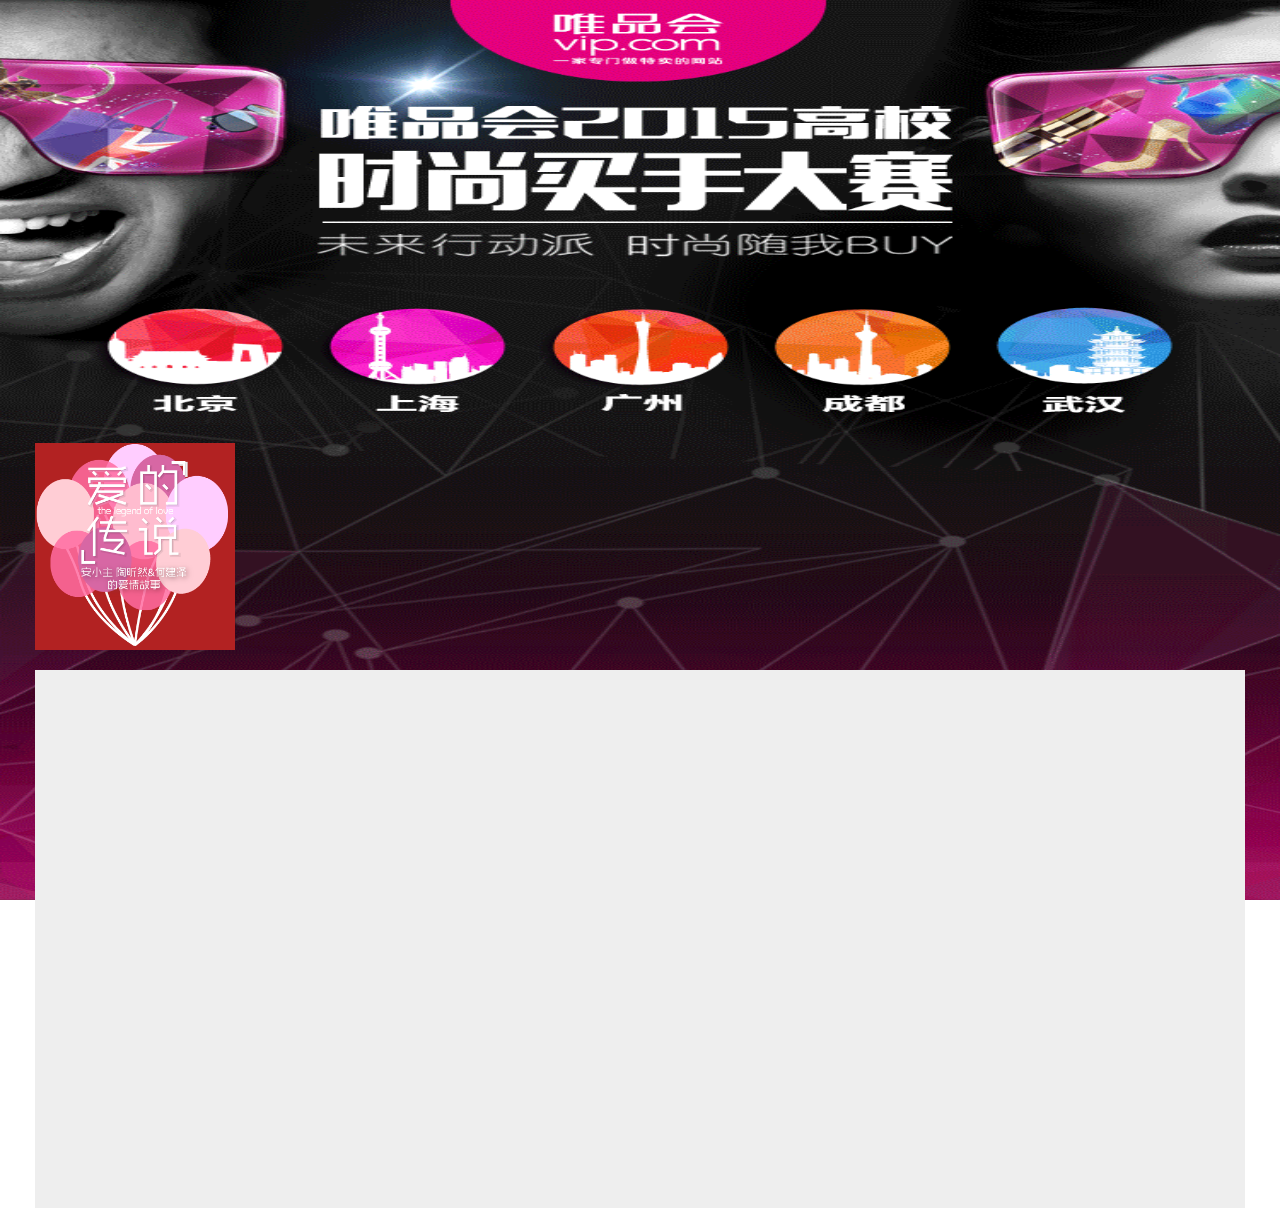
<file: vip/player_banner.html>
<!DOCTYPE html>
<html>
	<head>
		<title>唯品会2015高校时尚买手大赛 </title>
	    <meta charset="utf-8" />
	    <meta content="width=device-width, initial-scale=1.0, maximum-scale=1.0, user-scalable=0" name="viewport">
	    <meta name="apple-touch-fullscreen" content="YES" />
	    <meta name="description" />
	    <meta name="format-detection" content="telephone=no" />
	    <meta name="apple-mobile-web-app-capable" content="yes" />
	    <meta name="apple-mobile-web-app-status-bar-style" content="black" />
	    <meta http-equiv="Expires" content="-1" />
	    <meta http-equiv="Pragma" content="no-cache" />
	    <style type="text/css">
	    	html, body, .wrap {margin: 0; padding: 0; width: 100%; height: 100%;}
	    	.wrap {background: url(img/vip_bg.gif) no-repeat scroll top left; background-size: 100% 100%;}
	    	.pic-wrap {top: 47%; position: relative; padding: 20px 35px 0;}
	    	.picture { width: 50%; height: 22%; }
	    	.picture > img {width: 100%;}
	    	.picture-1 { width: 200px; background-color: firebrick; }
	    	.picture-2 { width: 100%; margin-top: 20px;}
	    </style>
	</head>
	<body>
		<div class="wrap">
			<div class="pic-wrap">
				<div class="picture picture-1">
					<img src="img/balloon.png" alt="" />
				</div>
				<div class="picture picture-2">
					<img src="img/eg2.gif" alt="" />
				</div>
			</div>
		</div>
	</body>
</html>
</file>
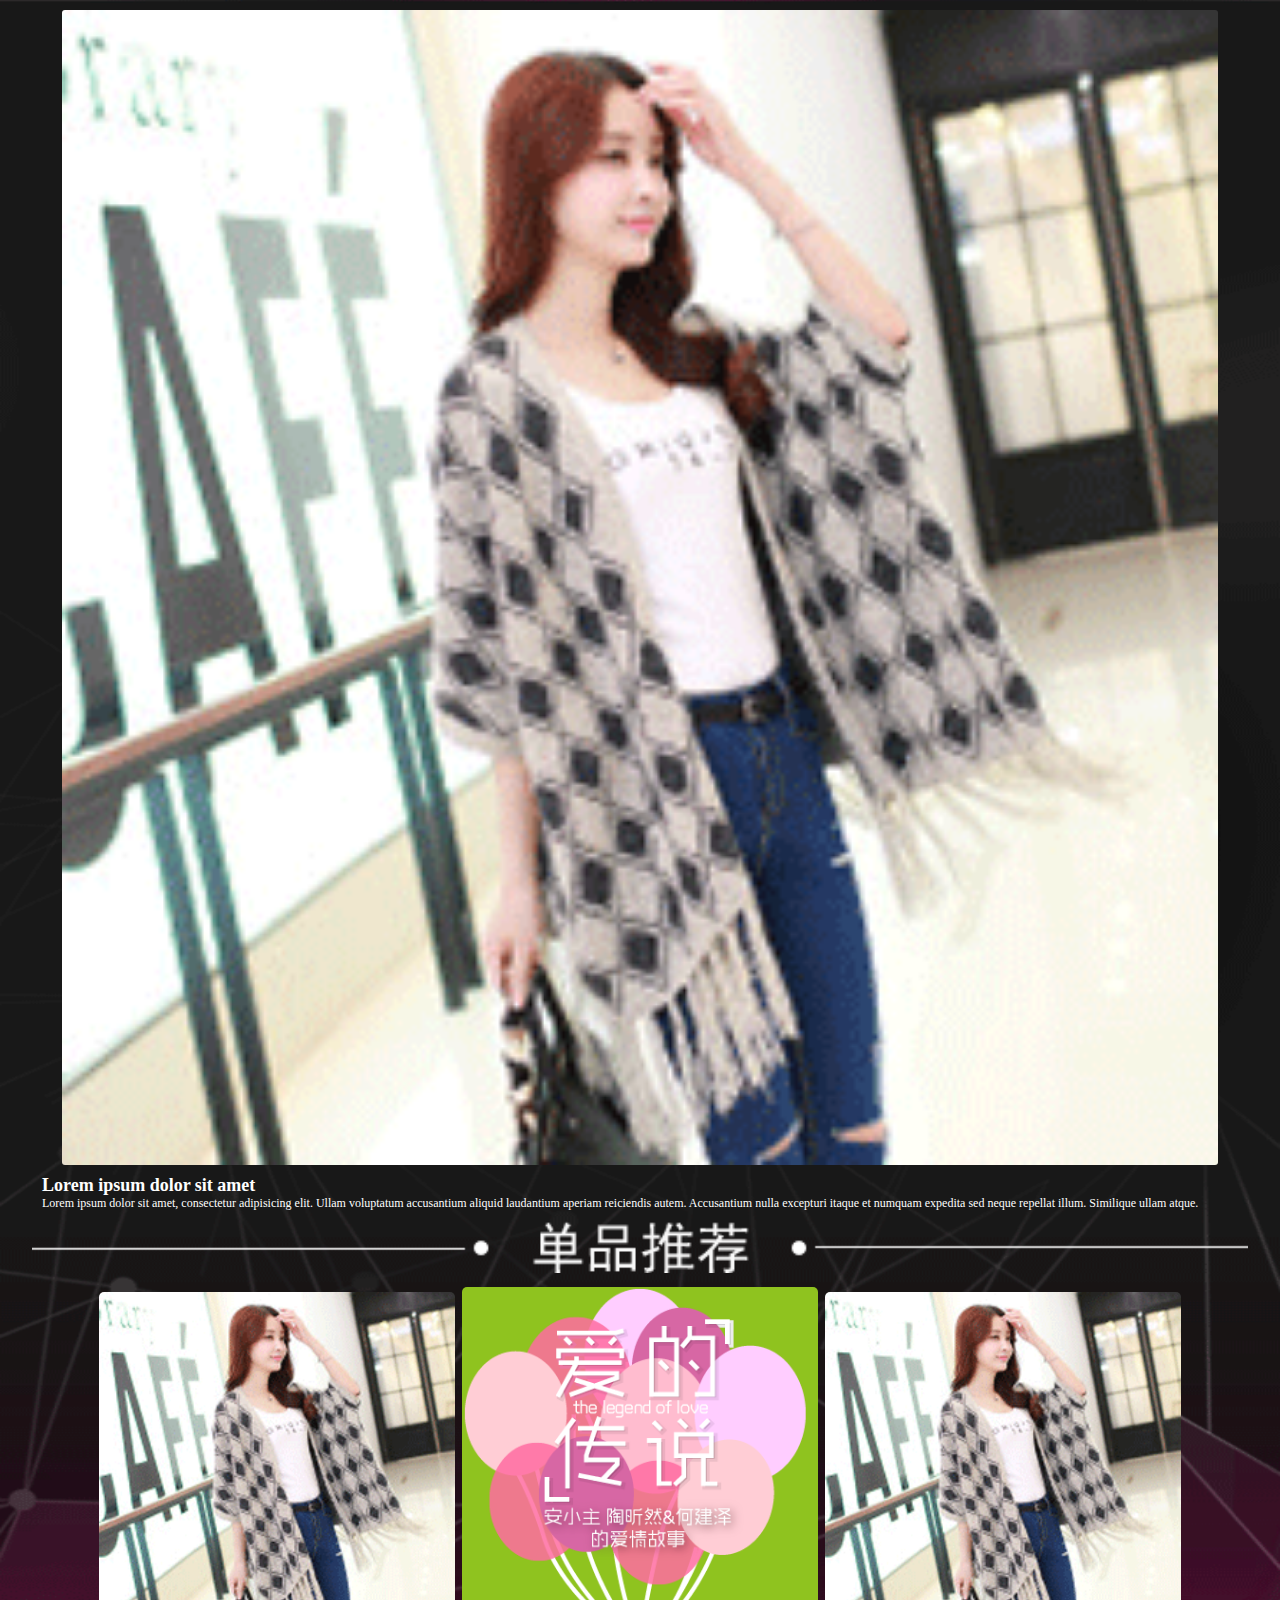
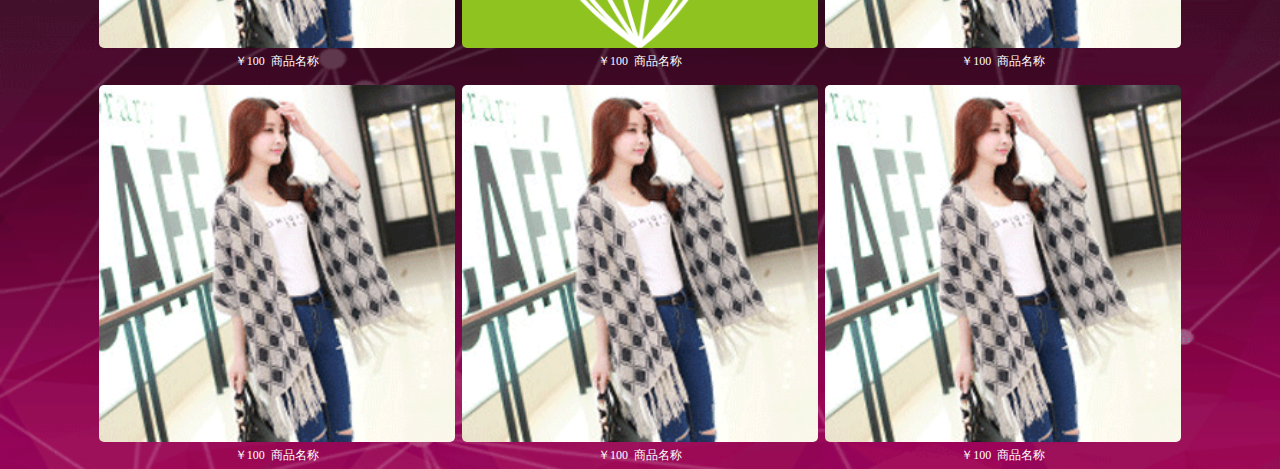
<file: vip/shop_banner.html>
<!DOCTYPE html>
<html>
	<head>
		<title>唯品会2015高校时尚买手大赛 </title>
	    <meta charset="utf-8" />
	    <meta content="width=device-width, height=device-height, initial-scale=1.0, maximum-scale=1.0, user-scalable=0" name="viewport">
	    <meta name="apple-touch-fullscreen" content="YES" />
	    <meta name="description" />
	    <meta name="format-detection" content="telephone=no" />
	    <meta name="apple-mobile-web-app-capable" content="yes" />
	    <meta name="apple-mobile-web-app-status-bar-style" content="black" />
	    <meta http-equiv="Expires" content="-1" />
	    <meta http-equiv="Pragma" content="no-cache" />
	    <style type="text/css">
	    	html, body{width: 100%; height: 100%; font-family: "arial, helvetica, sans-serif", "microsoft yahei"; font-size: 62.5%;}
	    	* {margin: 0; padding: 0;}
	    	.bg {background: url(img/vip_bg2.gif) no-repeat scroll top left; background-size: 100% 100%; font-size: 1.2rem;}
	    	.wrap { margin: 0 auto; width: 95%; padding-top: 10px;}
	    	.banner { margin: 0 auto; width: 95%; background-color: #fff; border-radius: 3px; overflow: hidden;}
	    	.banner > img {width: 100%; float: left;}
	    	article {color: #fff; position: relative; padding: 10px 10px;}
	    	.recommand {text-align: center;}
	    	.recommand .line img {width: 100%;}
	    	.product {display: inline-block; margin: 10px 2px 0; width: 29.3%;}
	    	.product .picture {width: 100%; background-color: #8FC31F; border-radius: 5px; overflow: hidden;}
	    	.product .picture > img {width: 100%; float: left;}
	    	.product p {text-align: center; margin: 5px auto;}
	    	.product p i {font-style: normal; color: #fff;}
	    </style>
	</head>
	<body>
		<div class="bg">
			<div class="wrap">
				<div class="banner">
					<img src="img/eg.gif"/>
				</div>
				<article>
					<h2>Lorem ipsum dolor sit amet</h2>
					<p>Lorem ipsum dolor sit amet, consectetur adipisicing elit. Ullam voluptatum accusantium aliquid laudantium aperiam reiciendis autem. Accusantium nulla excepturi itaque et numquam expedita sed neque repellat illum. Similique ullam atque.</p>
				</article>
				<div class="recommand">
					<div class="line"><img src="img/line.png" alt="" /></div>
					<div class="product">
						<div class="picture">
							<img src="img/eg.gif" alt="" />
						</div>
						<p><i>￥100&nbsp;&nbsp;商品名称</i></p>
					</div>
					<div class="product">
						<div class="picture">
							<img src="../app/img/balloon.png" alt="" />
						</div>
						<p><i>￥100&nbsp;&nbsp;商品名称</i></p>
					</div>
					<div class="product">
						<div class="picture">
							<img src="img/eg.gif" alt="" />
						</div>
						<p><i>￥100&nbsp;&nbsp;商品名称</i></p>
					</div>
					<div class="product">
						<div class="picture">
							<img src="img/eg.gif" alt="" />
						</div>
						<p><i>￥100&nbsp;&nbsp;商品名称</i></p>
					</div>
					<div class="product">
						<div class="picture">
							<img src="img/eg.gif" alt="" />
						</div>
						<p><i>￥100&nbsp;&nbsp;商品名称</i></p>
					</div>
					<div class="product">
						<div class="picture">
							<img src="img/eg.gif" alt="" />
						</div>
						<p><i>￥100&nbsp;&nbsp;商品名称</i></p>
					</div>
				</div>
			</div>
		</div>
		
	</body>
</html>
</file>
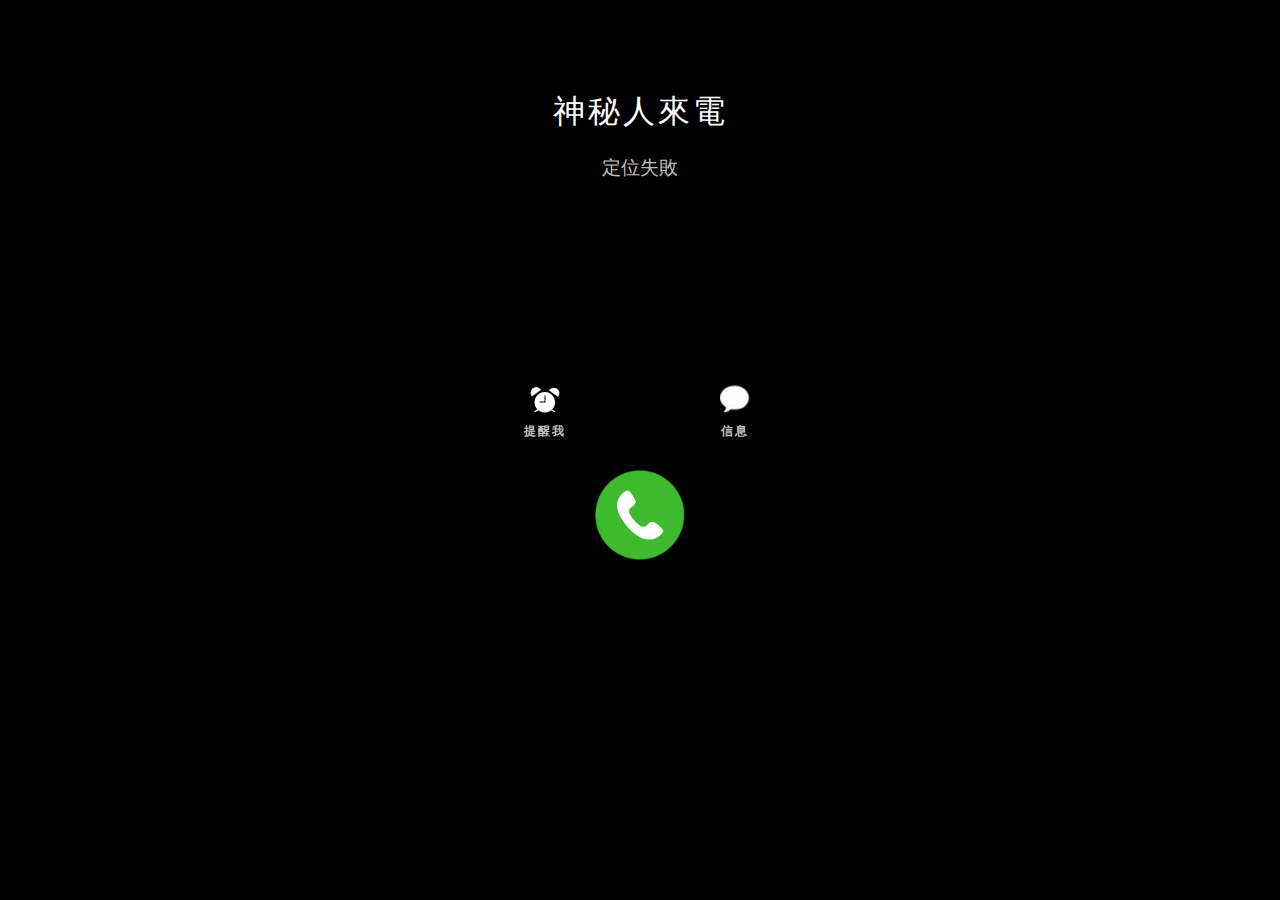
<file: vivo/vivo.html>
<!DOCTYPE html>
<html>
<head>
	<title>vivo X5Pro 极夜黑 </title>
    <meta charset="utf-8" />
    <meta content="width=device-width, initial-scale=1.0, maximum-scale=1.0, user-scalable=0" name="viewport">
    <meta name="apple-touch-fullscreen" content="YES" />
    <meta name="description" />
    <meta name="format-detection" content="telephone=no" />
    <meta name="apple-mobile-web-app-capable" content="yes" />
    <meta name="apple-mobile-web-app-status-bar-style" content="black" />
    <meta http-equiv="Expires" content="-1" />
    <meta http-equiv="pragram" content="no-cache" />
    <link rel="stylesheet" type="text/css" href="css/normalize.css"/>
    <link rel="stylesheet" type="text/css" href="css/vivo.css" media="screen" />
    <script src="js/prefixfree.min.js"></script>
</head>
<body>
    <div class="wrap">
    	<!--背景-->
    	<div id="background" class="page">
    		<ul id="desktop">
	    		<li><img src="img/images/iphone_03.png"/> <span>地图</span> </li>
	    		<li><img src="img/images/iphone_05.png"/> <span>相机</span> </li>
	    		<li><img src="img/images/iphone_07.png"/> <span>时钟</span> </li>
	    		<li><img src="img/images/iphone_09.png"/> <span>股市</span> </li>
	    		<li><img src="img/images/iphone_16.png"/> <span>照片</span> </li>
	    		<li id="wechat-app"><img src="img/wechat2.png"/> <span>微信</span> </li>
	    		<li><img src="img/images/iphone_15.png"/> <span>音乐</span> </li>
	    		<li><img src="img/images/iphone_23.png"/> <span>天气</span> </li>
	    		<li><img src="img/images/iphone_25.png"/> <span>日历</span> </li>
	    		<li><img src="img/images/iphone_26.png"/> <span>信息</span> </li>
	    		<li><img src="img/images/iphone_32.png"/> <span>记事本</span> </li>
	    		<li><img src="img/images/iphone_31.png"/> <span>设置</span> </li>
	    	</ul>
	    	<ul class="pagenation">
	    		<li></li>
	    		<li></li>
	    		<li></li>
	    	</ul>
	    	<div class="function"><img src="img/function.png"/></div>
    	</div>
    	
    	<!--page 1-->
    	<div id="call-page" class="page">
    		<h1>神秘人來電</h1>
    		<h3>定位失敗</h3>
    		<div class="icons">
    			<i><img src="img/clock.png"/><b>提醒我</b></i><i><img src="img/message.png"/><b>信息</b></i>
    		</div>
    		<div id="accept-btn"><img class="scale" src="img/accept.png"/></div>
    		<audio id="ringtone" src="img/iphone_ringtone.mp3" autoplay="autoplay"></audio>
    	</div>
    	
    	<!--page 2 接聽頁面-->
    	<div id="accept-page" class="page hide">
    		<h1>神秘人來電</h1>
    		<h3>定位失敗</h3>
    		<!--<ul class="row">
    			<li class="btns"><img src="img/accept.png"/><p>靜音</p></li>
    			<li class="btns"><img src="img/accept.png"/><p>撥號鍵盤</p></li>
    			<li class="btns"><img src="img/accept.png"/><p>免提</p></li>
    		</ul>
    		<ul class="row">
    			<li class="btns"><img src="img/accept.png"/><p>添加通話</p></li>
    			<li class="btns" id="lighter"><img src="img/accept.png"/><p>FaceTime</p></li>
    			<li class="btns"><img src="img/accept.png"/><p>通訊錄</p></li>
    		</ul>-->
    		<div class="img-container">
    			<img src="img/calling.png"/>
    		</div>
    		<div id="decline-btn" class="btns"><img src="img/decline.png"/><p>掛斷</p></div>
    		<audio id="ringtone2" src="img/iphone_ringtone.mp3"></audio>
    	</div>
    	
    	<!--page 3 信息頁面-->
    	<div id="msg-page" class="page hide">
    		<h1 id="time">17:30</h1>
    		<p>7月10日&nbsp;&nbsp;星期五</p>
    		<div class="msg-block">
    			<span><img src="img/wechat.png"/></span>
    			<div class="msg-info">
    				<span>神秘人</span> <i>現在</i>
    				<p>微信見。</p>
    				<i>滑動來回復</i>
    			</div>
    		</div>
    		<h2 id="swipe-btn">滑動來解鎖</h2>
    	</div>
    	
    	<!--page 4 密碼驗證-->
    	<div id="password-page" class="page hide">
    		<p>輸入密碼</p>
    		<input type="password" name="password" id="pass-value" value="" />
    		<ul id="num-block">
    			<div class="row">
    				<li value="1">1<span>&nbsp;&nbsp;</span></li>
	    			<li value="2">2<span>ABC</span></li>
	    			<li value="3">3<span>DEF</span></li>
    			</div>
    			<div class="row">
    				<li value="4">4<span>GHI</span></li>
	    			<li value="5">5<span>JKL</span></li>
	    			<li value="6">6<span>MNO</span></li>
    			</div>
    			<div class="row">
    				<li value="7">7<span>PQRS</span></li>
	    			<li value="8">8<span>TUV</span></li>
	    			<li value="9">9<span>WXYZ</span></li>
    			</div>
    			<li value="0">0</li>
    		</ul>
    		<p><span class="fl">緊急服務</span> <span class="fr">取消</span></p>
    	</div>
    	
    	<!--page 5 眼球解鎖-->
    	<div id="eye-unlock" class="page hide">
    		<div class="camera">
    			<img src="img/eyes.jpg"/>
    			<img class="frame" src="img/mask.png"/>
    			<div class="point aimPoint"><img src="img/point.png"/></div>
    		</div>
    		<div class="other-choice">使用软件锁</div>
    	</div>
    	
    	<!--page 6 微信登陸-->
    	<div id="wechat" class="page hide">
    		<div class="top"><img src="img/wechat_top.jpg"/></div>
    		<div class="contact-info">
    			<span><img src="img/head.jpg"/></span>
    			<span>神秘人</span>
    			<span>18:03</span>
    		</div>
    	</div>
    	
    	<!--page 7 微信聊天界面-->
    	<div id="chatting" class="page hide">
    		<div class="top"><img src="img/wechat_top2.jpg"/></div>
    		<div class="contact">
    			<div class="mystery chat-wrap">
    				<img src="img/head.jpg" alt="" />
    				<p class="dialogue">呵呵，早点用眼球加密不就不会被我黑了。答对这三个问题，就让你看我朋友圈的秘密。</p>
    			</div>
    			<div class="mystery chat-wrap">
    				<img src="img/head.jpg" alt="" />
    				<p class="dialogue">答对这三个问题。</p>
    			</div>
    			<div class="chat-bottom">
    				<img src="img/btn1.jpg"/>
    				<input type="text" name="" id="answer" value="" />
    				<img src="img/btn2.jpg"/>
    				<div id="send-btn">send</div>
    			</div>
    		</div>
    	</div>
    	
    	<!--遮罩層-->
    	<div class="mask hide"></div>
    	<div id="popup" class="hide">
    		<h2>这都能错，看来你的秘密是守不住了</h2>
    		<span class="first">垂死挣扎重答此题</span>
    		<span>分享至朋友圈求助</span>
    	</div>
    	
    	<!--page 8 朋友圈分享-->
    	<div id="friends" class="page hide">
    		<div class="top"><img src="img/wechat_top3.jpg"/></div>
    		<div class="content">
    			<span><img src="img/head.jpg"/></span>
    			<div class="mix-info">
    				<h4>神秘人</h4>
    				<p>刘建伟的秘密是</p>
    			</div>
    			<div class="hide-msg hide">
    				<p>你现在就能拿到 X5Pro 极夜黑，让你的秘密不见天日。</p>
    				<a href="javascript:;">查看详情>></a>
    			</div>
    			<div id="slide-btn">全文</div>
    			<img src="img/content.jpg" alt="" />
    		</div>
    	</div>
    	
    	<!--抽奖-->
    	<div id="lottery-page" class="page hide">
    		<div id="lottery">
				<table border="0" cellpadding="0" cellspacing="0">
					<tr>
						<td class="lottery-unit lottery-unit-0"><img src="img/image/1.png"></td>
						<td class="lottery-unit lottery-unit-1"><img src="img/image/2.png"></td>
						<td class="lottery-unit lottery-unit-2"><img src="img/image/4.png"></td>
			            <td class="lottery-unit lottery-unit-3"><img src="img/image/3.png"></td>
					</tr>
					<tr>
						<td class="lottery-unit lottery-unit-11"><img src="img/image/7.png"></td>
						<td class="select" colspan="2" rowspan="2"><a href="#"><br />玩了半天你让我看这个 <i>抽&nbsp;你</i></a></td>
						<td class="lottery-unit lottery-unit-4"><img src="img/image/5.png"></td>
					</tr>
					<tr>
						<td class="lottery-unit lottery-unit-10"><img src="img/image/1.png"></td>
						<td class="lottery-unit lottery-unit-5"><img src="img/image/6.png"></td>
					</tr>
			        <tr>
						<td class="lottery-unit lottery-unit-9"><img src="img/image/3.png"></td>
						<td class="lottery-unit lottery-unit-8"><img src="img/image/6.png"></td>
						<td class="lottery-unit lottery-unit-7"><img src="img/image/8.png"></td>
			            <td class="lottery-unit lottery-unit-6"><img src="img/image/7.png"></td>
					</tr>
				</table>
			</div>
			<div class="share-popup hide">
				<h2>好遗憾差点就中奖了...</h2>
				<a href="#">去京东看看</a><a href="#">分享到朋友圈</a>
			</div>
    	</div>
    	
    	
    </div> <!--wrap end-->
    
	<script src="js/zepto.min.js" type="text/javascript" charset="utf-8"></script>
	<script src="js/touch.js" type="text/javascript" charset="utf-8"></script>
	<script src="js/main.js" type="text/javascript" charset="utf-8"></script>
	<script type="text/javascript" src="js/lottery.js"></script>
</body>
</html>
</file>
<file: flowGame/css/flowGame.css>
html, body, .wrap, .page {margin: 0; color: #000; padding: 0;width: 100%; height: 100%; overflow: hidden; font-family: arial, STXihei, "华文细黑", "Microsoft YaHei", "微软雅黑"; font-weight: normal;}
.wrap {background-color: #fff; }
.hide {display: none;}

.wrap {width: 100%; height: 100%; position: relative;}

.welcome-page {position: absolute; z-index: 20; color: #fff; text-align: center; width: 100%; margin-top: 100px;}
.welcome-page p {font-size: 24px; line-height: 1.5;}
.welcome-page p span {color: #FF96A2;}
#start-game {background-color: orange; padding: 10px 7px; color: #000; width: 150px; margin: 30px auto; border-radius: 4px; font-size: 20px;}

/*game*/
.game-wrap {background: url(../img/bgimg.jpg) no-repeat top left; background-size: 100% 100%;}
.game-wrap ul {position: absolute; bottom: 0; width: 100%; height: 100%;}
.game-wrap ul li {display: inline; position: absolute; bottom: 2%; left: 0; width: 70px;}
.game-wrap ul li img {width: 100%;}
#app1 {left: 5%;}
#app2 {left: 28%;}
#app3 {left: 51.5%;}
#app4 {left: 75%;}
.statistics {text-align: center; font-size: 20px; margin-top: 30px; line-height: 1.5;}
.statistics span {color: firebrick; margin: 0 7px;}

/*result*/
.result {position: absolute; top: 0; left: 0; background-color: #fff; text-align: center;}
.result > p {margin-top: 100px; font-size: 25px; line-height: 1.5;}
.result > p span { color: firebrick; margin: 0 7px;} 
.result > span { display: inline-block; padding: 10px 15px; color: #000; border-radius: 4px; font-size: 20px; margin-top: 50px; margin-left: 10px;}
#share {background-color: orange; color: #000;}
#more {background-color: #6E7FA5; color: #fff;}
#replay {width: 150px; margin: 30px auto; text-decoration: underline; }

/*@media screen and (min-width: 400px) and (max-width: 600px){
.story {top: -40px;}
}
@media screen and (min-width: 330px) and (max-width: 400px) {
.story {top: -85px;}
}*/

.mask {width: 100%; height: 100%; background-color: rgba(0,0,0,.5); z-index: 15; position: absolute; top: 0; left: 0;}
.share-page img {display: block; position: absolute; right: -20px; top: 0;}

.shake {animation: shake .6s ease infinite;}
.shake2 {animation: shake2 .4s ease infinite;}
/*.run {animation: run 2.5s ease-in infinite;}*/
/*.aimPoint {animation: aimPoint 3s ease; animation-fill-mode: forwards}*/

/*shake*/
@keyframes shake {
	0%,100% {transform: rotate(0deg);}
	33% {transform: rotate(20deg);}
	66% {transform: rotate(-20deg);}
}

@keyframes shake2 {
	0%,100% {transform: rotate(0deg);}
	33% {transform: rotate(-15deg);}
	66% {transform: rotate(15deg);}
}

/*run*/
@keyframes run {
	0% {transform: translateY(0px);}
	100% {transform: translateY(-450px); }
}
</file>
<file: lose_weight/css/lose_weight.css>
html, body {margin: 0; padding: 0;}
.wrap {width: 100%; height: 500px; background-color: goldenrod;}
</file>
<file: news/css/news.css>
html, body, .wrap {margin: 0; color: #000; padding: 0;width: 100%; height: 100%; font-family: arial, STXihei, "华文细黑", "Microsoft YaHei", "微软雅黑"; font-weight: normal;}
.wrap {background-color: #fff; }
.hide {display: none;}

.wrap {width: 100%; height: 100%; position: relative;}
.wrap .index-img {position: absolute; width: 100%; height: 100%; background-color: #5F9EA0;}
.wrap .index-img img {width: 100%;height: 100%;}
.wrap .index-img h1 {position: absolute; font-size: 55px; color: rgb(220,43,35); left: 0; top: 0; bottom: 0; top: 0; margin: auto; width: 90%; height: 150px; padding: 0 20px;}
#logo {position: relative; top: -15px; left: -15px; width: 100px;}
#logo img {width: 100%;}
#news-creater {padding: 15px;} 
#news-creater h1 { margin: 0 auto; text-align: center; font-size: 30px;}
#news-creater form { width: 100%; margin: 20px auto 0;}
#news-creater .name-box {background-color: #fff; padding: 0 10px;}
#news-creater .name-box {border: 1px solid #999;}
#name {display: inline-block; font-size: 18px; padding: 10px 7px; }
#news-creater .select-dish {margin-top: 30px;}
#news-creater .select-dish label {border: 1px solid #999; padding: 10px;}
#dishes {margin-left: 30px; font-size: 18px; padding: 7px; border: 1px solid #999;}
#submit {width: 100px; margin: 40px auto; display: block; font-size: 18px; padding: 10px 7px;}

/*news*/
.wrap .news {padding: 30px 20px;}
.wrap .news h1 {font-size: 25px; width: 90%; margin: 0 auto 20px; text-align: center; line-height: 1.3;}
.wrap .btns {text-align: center;}
.wrap .btns a {display: block; padding: 10px; background-color: #F263D0; margin: 10px auto; width: 150px; }

/*@media screen and (min-width: 400px) and (max-width: 600px){
.story {top: -40px;}
}
@media screen and (min-width: 330px) and (max-width: 400px) {
.story {top: -85px;}
}*/

.mask {width: 100%; height: 100%; background-color: rgba(0,0,0,.6); z-index: 15; position: fixed; bottom: 0; left: 0;}
.mask img {display: block; position: absolute; right: -20px; top: 0;}

.shake {animation: shake .4s ease-in-out;}
.scale {animation: scale 1.5s ease-in-out infinite;}
.aimPoint {animation: aimPoint 3s ease; animation-fill-mode: forwards}

/*shake*/
@keyframes shake {
	0%,100% {transform: translateX(0);}
	20% {transform: translateX(-15px);}
	50% {transform: translateX(15px);}
	80% {transform: translateX(-5px);}
}

/*scale*/
@keyframes scale {
	0%,100% {transform: scale(1);}
	50% {transform: scale(1.1); opacity: .7;}
}

/*aimPoint*/
@keyframes aimPoint {
	0% {transform: translate(0,0);}
	8% {transform: translateX(10px); opacity: .7;}
	10% {transform: translateX(10px); opacity: 1;}
	28% {transform: translate(10px,0px); opacity: .7;}
	30% {transform: translate(10px,-5px); opacity: 1;}
	100% {transform: translate(20px,0);}
}
</file>
<file: bloves/css/bloves.css>
/*纵向*/
/*@media screen and (orientation:portrait) {
    .train {
        border: 1px solid red; 
    }
}*/
/*横向*/
/*@media screen and (orientation:landscape) {  
    .train {  
        border: 1px solid green; 
    }  
} */
html, body {margin: 0; padding: 0;}
.wrap {width: 100%; height: 100%; background-color: honeydew; position: relative;}
/*.wrap .train-bg {height: 6003px;}*/
.wrap .train-bg > img {width: 100%;}
.balloon {position: absolute; top: 4%; z-index: 11; width: 100%;}
.train-bg {width: 100%; position: relative;}
.train {position: fixed; top: -5px; width: 100%; z-index: 3; width: 100%;}
.train > img {width: 100%;}
.smoke {position: absolute; top: 0; width: 100%;}
.smoke > img {width: 100%;}
.others {width: 100%; position: absolute; z-index: 5; top: 0;}
.others > img {width: 100%;}
.wrap > img {width: 100%; position: absolute;}
.notes {top: 24.5%;}
.plane {top: 36%; z-index: 6; right: -50%;}
.ringtop {top: 76.8%; z-index: 5;}
.ringbottom {top: 82.25%; z-index: 1;}

.story {width: 100%; opacity: 0; background-color: honeydew; position: fixed; z-index: 10; top: -40px;}
.story > img {width: 100%;}
@media screen and (min-width: 400px) and (max-width: 600px){
.story {top: -40px;}
}
@media screen and (min-width: 330px) and (max-width: 400px) {
.story {top: -85px;}
}

.mask {width: 100%; height: 100%; background-color: rgba(0,0,0,.6); z-index: 15; position: fixed; bottom: 0; display: none;}
.mask img {display: block; position: absolute; right: -20px; top: 0;}
.btn {width: 100px; height: 30px; z-index: 14; background-color: palevioletred; color: #fff; border-radius: 5px; cursor: pointer; position: absolute; left: 50%; margin-left: -50px; bottom: 0.4%; line-height: 30px; text-align: center; font-family: "Hiragino Sans GB","microsoft yahei","arial, helvetica, sans-serif"}


/*@-webkit-keyframes move-bg {
	0% {background-position: -160px 0;}
	35% {background-position: -120px 0;}
	40% {background-position: -80px 0;}
	45% {background-position: -40px 0;}
	100% {background-position: 0 0;}
}*/
.scale {
	-webkit-animation: scale 1.5s ease-in-out infinite;
	-moz-animation: scale 1.5s ease-in-out infinite;
	-o-animation: scale 1.5s ease-in-out infinite;
	animation: scale 1.5s ease-in-out infinite;
}
.sway {
	-webkit-animation: sway .5s ease-in-out infinite; transform-origin: bottom;
	-moz-animation: sway .5s ease-in-out infinite; transform-origin: bottom;
	-o-animation: sway .5s ease-in-out infinite; transform-origin: bottom;
	animation: sway .5s ease-in-out infinite; transform-origin: bottom;
}
.move {
	-webkit-animation: moving 4s ease-in-out;
	-webkit-animation-fill-mode: forwards;
}
@-webkit-keyframes scale {
	0%,100% {-webkit-transform: scale(1);}
	30% {-webkit-transform: scale(1.1) translateY(-10px);}
	60% {-webkit-transform: scale(1.2) translateY(-20px);}
	97% {-webkit-transform: scale(1.3) translateY(-30px);}
}
@-moz-keyframes scale {
	0%,100% {-moz-transform: scale(1);}
	30% {-moz-transform: scale(1.1) translateY(-10px);}
	60% {-moz-transform: scale(1.2) translateY(-20px);}
	97% {-moz-transform: scale(1.3) translateY(-30px);}
}
@-o-keyframes scale {
	0%,100% {-o-transform: scale(1);}
	30% {-o-transform: scale(1.1) translateY(-10px);}
	60% {-o-transform: scale(1.2) translateY(-20px);}
	97% {-o-transform: scale(1.3) translateY(-30px);}
}
@keyframes scale {
	0%,100% {transform: scale(1);}
	30% {transform: scale(1.1) translateY(-10px);}
	60% {transform: scale(1.2) translateY(-20px);}
	97% {transform: scale(1.3) translateY(-30px);}
}

@-webkit-keyframes sway {
	0% {-webkit-transform: translate(0,0);}
	30% {-webkit-transform: translate(3px,1px);}
	80% {-webkit-transform: translate(-1px,-1px);}
	100% {-webkit-transform: translate(0,0);}
}
@-moz-keyframes sway {
	0% {-moz-transform: translate(0,0);}
	30% {-moz-transform: translate(3px,1px);}
	80% {-moz-transform: translate(-1px,-1px);}
	100% {-moz-transform: translate(0,0);}
}
@-o-keyframes sway {
	0% {-o-transform: translate(0,0);}
	30% {-o-transform: translate(3px,1px);}
	80% {-o-transform: translate(-1px,-1px);}
	100% {-o-transform: translate(0,0);}
}
@keyframes sway {
	0% {transform: translate(0,0);}
	30% {transform: translate(3px,1px);}
	80% {transform: translate(-1px,-1px);}
	100% {transform: translate(0,0);}
}

@-webkit-keyframes moving {
	0% {-webkit-transform: translateY(0);}
	20% {-webkit-transform: translateY(-17%);}
	30% {-webkit-transform: translateY(-28%);}
	40% {-webkit-transform: translateY(-39%);}
	100% {-webkit-transform: translateY(-83%);}
}
</file>
<file: vivo/css/vivo.css>
html, body, .wrap, .page {margin: 0; color: #fff; padding: 0;width: 100%; height: 100%; overflow: hidden; font-family: arial, STXihei, "华文细黑", "Microsoft YaHei", "微软雅黑"; font-weight: normal;}
.wrap {background-color: #5F9EA0; }
.hide {display: none;}
.page {position: absolute;}
@font-face {
	font-family: 'clockTime';
	src: url('LockClock.ttf') format('truetype');/*non-IE*/
}
.fl {float: left;}
.fr {float: right;}

/*desktop*/
#background {background: url(../img/background.jpg) no-repeat top left; background-size: 100% 100%;}
#desktop {margin: 20px auto; padding: 5px; text-align: center;}
#desktop li {width: 70px; margin: 7px; text-align: center; list-style: none; display: inline-block;}
#desktop li img {width: 70px;}
#desktop #wechat-app img {height: 73px;}
#background .pagenation {text-align: center; margin: 0; padding: 0;}
#background .pagenation li {list-style: none; display: inline-block; width: 10px; height: 10px;  background-color: #ddd; border-radius: 50%; margin: 120px 5px;}
#background .pagenation li:last-child {width: 18px; height: 18px; vertical-align: -5px;}
.function {position: absolute; bottom: 10px;}
.function img {width: 100%;}

/*page1*/
#call-page, #accept-page {background-color: #000;  text-align: center;}
#call-page h1, #call-page h3,#accept-page h1, #accept-page h3 {font-weight: normal;}
#call-page h1, #accept-page h1 {margin-top: 90px; letter-spacing: 3px;}
#call-page h3, #accept-page h3 {color: #C0C0C0;}
#call-page .icons i {width: 50px; margin-top: 185px; display: inline-block; font-style: normal; font-size: 12px; text-align: center; letter-spacing: 2px; color: #C0C0C0;}
#call-page .icons i:first-child {margin-right: 140px;}
#call-page .icons i img {width: 30px; display: block; margin: 0 auto 10px;}
#accept-btn {margin-top: 30px;}
#accept-btn img {width: 90px;}
#accept-btn img:hover {opacity: .8;}

/*page2*/
#accept-page {z-index: 2;}
#accept-page h3 {margin-bottom: 50px;}
#accept-page .img-container {padding: 0; width: 100%;}
#accept-page .img-container img {width: 100%;}
#accept-page ul {padding: 0;}
#accept-page ul li {list-style: none; display: inline-block; margin-right: 15px;}
#accept-page ul li:last-child {margin-right: 0;}
#accept-page #lighter {opacity: .5;}
#accept-page ul li p { margin-top: 5px; margin-bottom: 0;color: #999;}
#accept-page .btns img {width: 90px; margin-top: 10px; }

/*page3*/
#msg-page {background-color: #666; text-align: center;}
#time {margin-top: 60px; margin-bottom: 0; font-size: 90px; font-weight: lighter;}
#msg-page > p {margin: 0;}
#msg-page .msg-block {margin-top: 40px; margin-left: 20px; border-top: 1px solid #999; border-bottom: 1px solid #999; padding: 20px 0; -ms-text-align-last: auto;
text-align: left;}
#msg-page .msg-block img {width: 25px;}
#msg-page .msg-info {display: inline-block; vertical-align: top; margin-left: 10px;}
#msg-page .msg-info i {font-style: normal; font-size: 13px; color: #999;}
#msg-page .msg-info p { margin: 5px 0;}
#msg-page h2 {position: absolute; bottom: 50px; width: 100%; color: #383838; font-weight: lighter; letter-spacing: 3px;}

/*page4*/
#password-page {background-color: #666; text-align: center;}
#password-page p {margin-top: 70px; letter-spacing: 2px; margin-bottom: 0;}
#password-page input {background-color: transparent; border: none; color: #fff; font-size: 60px; text-align: center; padding: 0; width: 200px; letter-spacing: 12px;}
#num-block {margin: 0; padding: 0;}
#num-block li {list-style: none; width: 80px; height: 80px; line-height: 80px; display: inline-block; border: 2px solid #ccc; border-radius: 50%; font-size: 40px; font-weight: lighter;margin: 5px;position: relative;}
#num-block li span {display: block; font-size: 12px; position: absolute; width: 80px; bottom: -24px;}
#password-page p:last-child {width: 80%; margin: 20px auto;}

/*page5 eye-unlock*/
#eye-unlock {background-color: #f3f2f8;}
#eye-unlock .camera {height: 190px; overflow: hidden; position: relative;}
#eye-unlock .camera img {width: 100%;}
#eye-unlock .camera .frame {width: 100%; position: absolute; top: 0; left: 0;}
#eye-unlock .point {position: absolute; top: 40px; right: 0;}
#eye-unlock .other-choice {padding: 15px 5px; position: absolute; bottom: 0; left: 0; text-align: center; width: 100%; color: #333; border-top: 1px solid #c0c0c0;}

/*page6,7*/
#wechat, #chatting {background-color: #f3f2f8;}
#wechat .top img, #chatting .top img {width: 100%;}
#wechat .contact-info {color: #666; font-family: arial,"黑体"; margin: 7px;}
#wechat .contact-info span {vertical-align: top;}
#wechat .contact-info span:last-child {float: right; margin-right: 8px; color: #999;}

#chatting .contact {color: #666; font-family: arial,"黑体"; margin: 8px;overflow-x: hidden; overflow-y: scroll; height: 83%;}
#chatting .contact::-webkit-scrollbar {background: transparent;}
#chatting .mystery {margin-bottom: 20px;}
#chatting .mystery .dialogue {background-color: #fff; display: inline-block; max-width: 50%; margin: 0 13px; padding: 10px; vertical-align: top; border-radius: 5px; box-shadow: 1px 1px 1px #cacaca; position: relative;}
#chatting .mystery .dialogue:before {
	content: "";
	position: absolute;
	width: 0px;
	height: 0px;
	border-width: 12px;
	border-style: solid;
	border-color: transparent #fff transparent transparent; 
	top: 10px;
	left: -22px;
}
#chatting .me {margin-bottom: 20px; text-align: right;}
#chatting .me .dialogue {background-color: #a0e75a; display: inline-block; max-width: 50%; margin: 0 13px; padding: 10px; vertical-align: top; border-radius: 5px; box-shadow: 1px 1px 1px #cacaca; position: relative; text-align: left;}
#chatting .me .dialogue:before {
	content: "";
	position: absolute;
	width: 0px;
	height: 0px;
	border-width: 12px;
	border-style: solid;
	border-color: transparent transparent transparent #a0e75a; 
	top: 10px;
	right: -22px;
}
#chatting .chat-bottom {position: absolute; bottom: 0; background-color: #f4f4f6; width: 100%; white-space: nowrap; padding: 10px 0; text-align: center; margin-left: -7px;}
#chatting .chat-bottom img {width: 35px; vertical-align: middle; margin-right: 3px;}
#chatting .chat-bottom input { border: none; height: 33px; width: 55%; vertical-align: middle; border-radius: 5px; margin-right: 10px;}
#chatting #send-btn {width: 40px; margin: 0; display: inline-block; padding: 7px 3px; border: 1px solid #bbbdc1; border-radius: 7px; vertical-align: middle;}

/*page8 朋友圈*/
#friends {background-color: #fff; color: #444;}
#friends .top img {width: 100%;}
#friends .content {padding: 10px;}
#friends .mix-info {display: inline-block; margin-left: 10px; vertical-align: top;}
#friends .mix-info h4 {margin: 0;}
#friends .mix-info p {margin: 15px 0 100px;}
#friends .hide-msg {padding: 200px 10px 0 75px; font-family: "microsoft yahei"; }
#friends .hide-msg a {text-decoration: none; font-size: 15px; color: #6E7FA5; font-weight: bold;}
#friends #slide-btn {color: #6E7FA5; font-weight: bold; padding-left: 75px; margin-top: 20px;}
#friends .content > img {width: 100%;}

/*抽奖页面*/
#lottery-page {background-color: #000;}
#lottery{width:280px;height:280px; margin:50px auto;}
#lottery table td{width:70px;height:70px; background-color: #5F9EA0; border-radius: 50%; text-align:center;vertical-align:middle;font-size:24px;color:#333;font-index:-999}
#lottery table td img {width: 100%;}
#lottery table td.select {background-color: #000;}
#lottery table td a{width:140px;height:140px;text-align: center;display:block;text-decoration:none; background-color: #000; color: #fff;font-family: "microsoft yahei";}
#lottery table td i {background-color: #6E7FA5; font-style: normal; padding: 0 10px;}
#lottery table td.active{background-color:#FFFF00;}
#lottery-page .share-popup {width: 260px; padding: 10px; border-radius: 10px; background-color: #fff; color: #000; text-align: center; position: absolute; left: 50%; margin-left: -140px; top: 180px; z-index: 20;}
#lottery-page .share-popup h2 {margin: 10px 0px;}
#lottery-page .share-popup a {padding: 10px 15px; text-decoration: none; color: coral; font-weight: bold;}




/*@media screen and (min-width: 400px) and (max-width: 600px){
.story {top: -40px;}
}
@media screen and (min-width: 330px) and (max-width: 400px) {
.story {top: -85px;}
}*/

.mask {width: 100%; height: 100%; background-color: rgba(0,0,0,.6); z-index: 15; position: fixed; bottom: 0;}
#popup {width: 200px; padding: 10px; border-radius: 10px; background-color: #fff; color: #000; text-align: center; position: absolute; left: 50%; margin-left: -110px; margin-top: 200px; z-index: 20;}
#popup h2 {margin: 10px auto; border-bottom: 1px solid #C0C0C0; padding-bottom: 15px; margin-bottom: 0;}
#popup span {color: darkcyan; width: 70px; display: inline-block;padding: 10px 11px 3px; cursor: pointer;}
#popup .first {border-right: 1px solid #c0c0c0; padding-right: 15px;}


.shake {animation: shake .4s ease-in-out;}
.scale {animation: scale 1.5s ease-in-out infinite;}
.aimPoint {animation: aimPoint 3s ease; animation-fill-mode: forwards}

/*shake*/
@keyframes shake {
	0%,100% {transform: translateX(0);}
	20% {transform: translateX(-15px);}
	50% {transform: translateX(15px);}
	80% {transform: translateX(-5px);}
}

/*scale*/
@keyframes scale {
	0%,100% {transform: scale(1);}
	50% {transform: scale(1.1); opacity: .7;}
}

/*aimPoint*/
@keyframes aimPoint {
	0% {transform: translate(0,0);}
	8% {transform: translateX(10px); opacity: .7;}
	10% {transform: translateX(10px); opacity: 1;}
	28% {transform: translate(10px,0px); opacity: .7;}
	30% {transform: translate(10px,-5px); opacity: 1;}
	100% {transform: translate(20px,0);}
}
</file>
